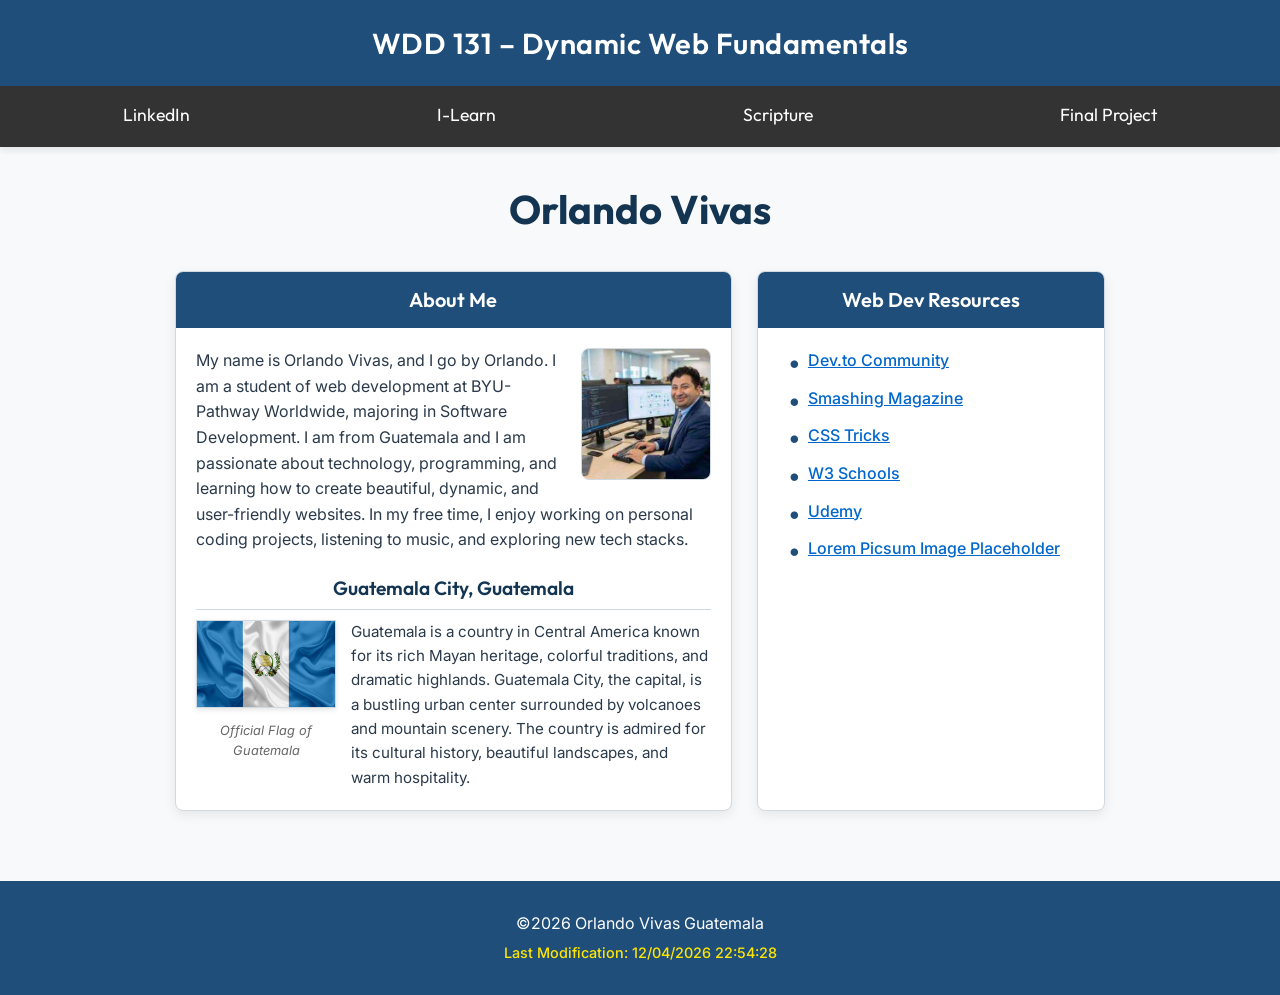
<file: index.html>
<!DOCTYPE html>
<html lang="en">

<head>
    <meta charset="UTF-8">
    <meta name="viewport" content="width=device-width, initial-scale=1.0">
    <title>WDD 131 – Dynamic Web Fundamentals – Orlando Vivas</title>
    <meta name="description"
        content="WDD 131 – Dynamic Web Fundamentals course landing page for Orlando Vivas. This page highlights responsive layout design, local images, and dynamic JavaScript dates.">
    <meta name="author" content="Orlando Vivas">
    <!-- Google Fonts -->
    <link rel="preconnect" href="https://fonts.googleapis.com">
    <link rel="preconnect" href="https://fonts.gstatic.com" crossorigin>
    <link href="https://fonts.googleapis.com/css2?family=Inter:wght@300;400;500;600&family=Outfit:wght@300;400;600;700&display=swap"
        rel="stylesheet">
    <!-- External stylesheet -->
    <link rel="stylesheet" href="styles/base.css">
    <!-- Deferred JavaScript reference -->
    <script src="scripts/getdates.js" defer></script>
</head>

<body>
    <header>
        <span id="course-title">WDD 131 – Dynamic Web Fundamentals</span>
        <nav>
            <a href="https://www.linkedin.com" target="_blank" rel="noopener">LinkedIn</a>
            <a href="https://byupw.instructure.com/" target="_blank" rel="noopener">I-Learn</a>
            <a href="https://www.churchofjesuschrist.org/study/scriptures/bofm/1-ne/3?lang=eng&amp;id=p7#p7"
                target="_blank" rel="noopener">Scripture</a>
            <a href="#">Final Project</a>
        </nav>
    </header>

    <main>
        <h1>Orlando Vivas</h1>

        <div class="grid-container">
            <!-- About Me Card -->
            <section class="card">
                <h2>About Me</h2>
                <div class="card-content">
                    <div class="bio-section">
                        <img class="profile-pic" src="images/profile.jpg" alt="Orlando Vivas Profile Photo">
                        <p>
                            My name is Orlando Vivas, and I go by Orlando. I am a student of web development at
                            BYU-Pathway Worldwide, majoring in Software Development. I am from Guatemala and I am
                            passionate about technology, programming, and learning how to create beautiful, dynamic, and
                            user-friendly websites. In my free time, I enjoy working on personal coding projects,
                            listening to music, and exploring new tech stacks.
                        </p>
                    </div>

                    <div class="location-title">Guatemala City, Guatemala</div>

                    <div class="location-details">
                        <figure>
                            <img src="images/guatemala.jpg" alt="Official Flag of Guatemala">
                            <figcaption>Official Flag of Guatemala</figcaption>
                        </figure>
                        <p>
                            Guatemala is a country in Central America known for its rich Mayan heritage, colorful
                            traditions, and dramatic highlands. Guatemala City, the capital, is a bustling urban center
                            surrounded by volcanoes and mountain scenery. The country is admired for its cultural
                            history, beautiful landscapes, and warm hospitality.
                        </p>
                    </div>
                </div>
            </section>

            <!-- Web Dev Resources Card -->
            <section class="card">
                <h2>Web Dev Resources</h2>
                <div class="card-content">
                    <ul class="resources-list">
                        <li><a href="https://dev.to" target="_blank" rel="noopener">Dev.to Community</a></li>
                        <li><a href="https://www.smashingmagazine.com" target="_blank" rel="noopener">Smashing
                                Magazine</a></li>
                        <li><a href="https://css-tricks.com" target="_blank" rel="noopener">CSS Tricks</a></li>
                        <li><a href="https://www.w3schools.com" target="_blank" rel="noopener">W3 Schools</a></li>
                        <li><a href="https://www.udemy.com" target="_blank" rel="noopener">Udemy</a></li>
                        <li><a href="https://picsum.photos" target="_blank" rel="noopener">Lorem Picsum Image
                                Placeholder</a></li>
                    </ul>
                </div>
            </section>
        </div>
    </main>

    <footer>
        <p>&copy;<span id="currentyear"></span>  Orlando Vivas  Guatemala</p>
        <p id="lastModified"></p>
    </footer>
</body>

</html>
</file>
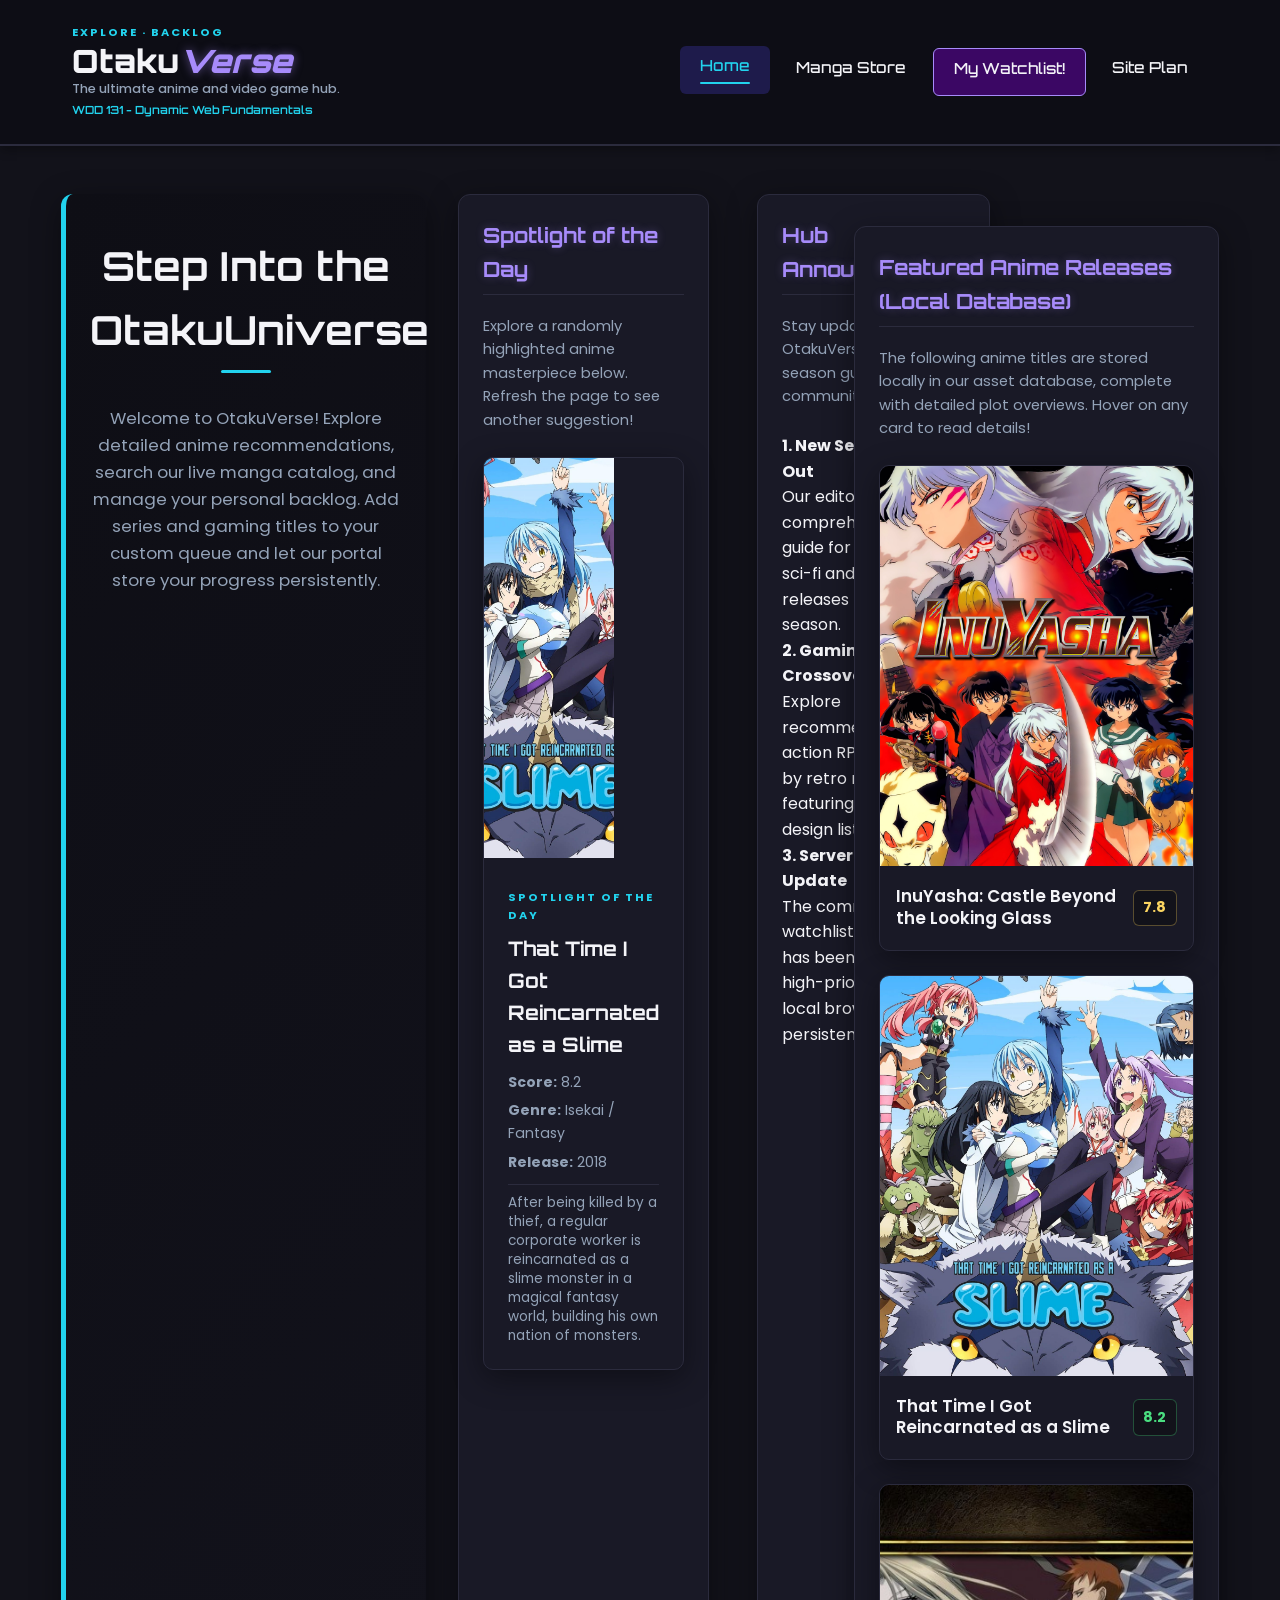
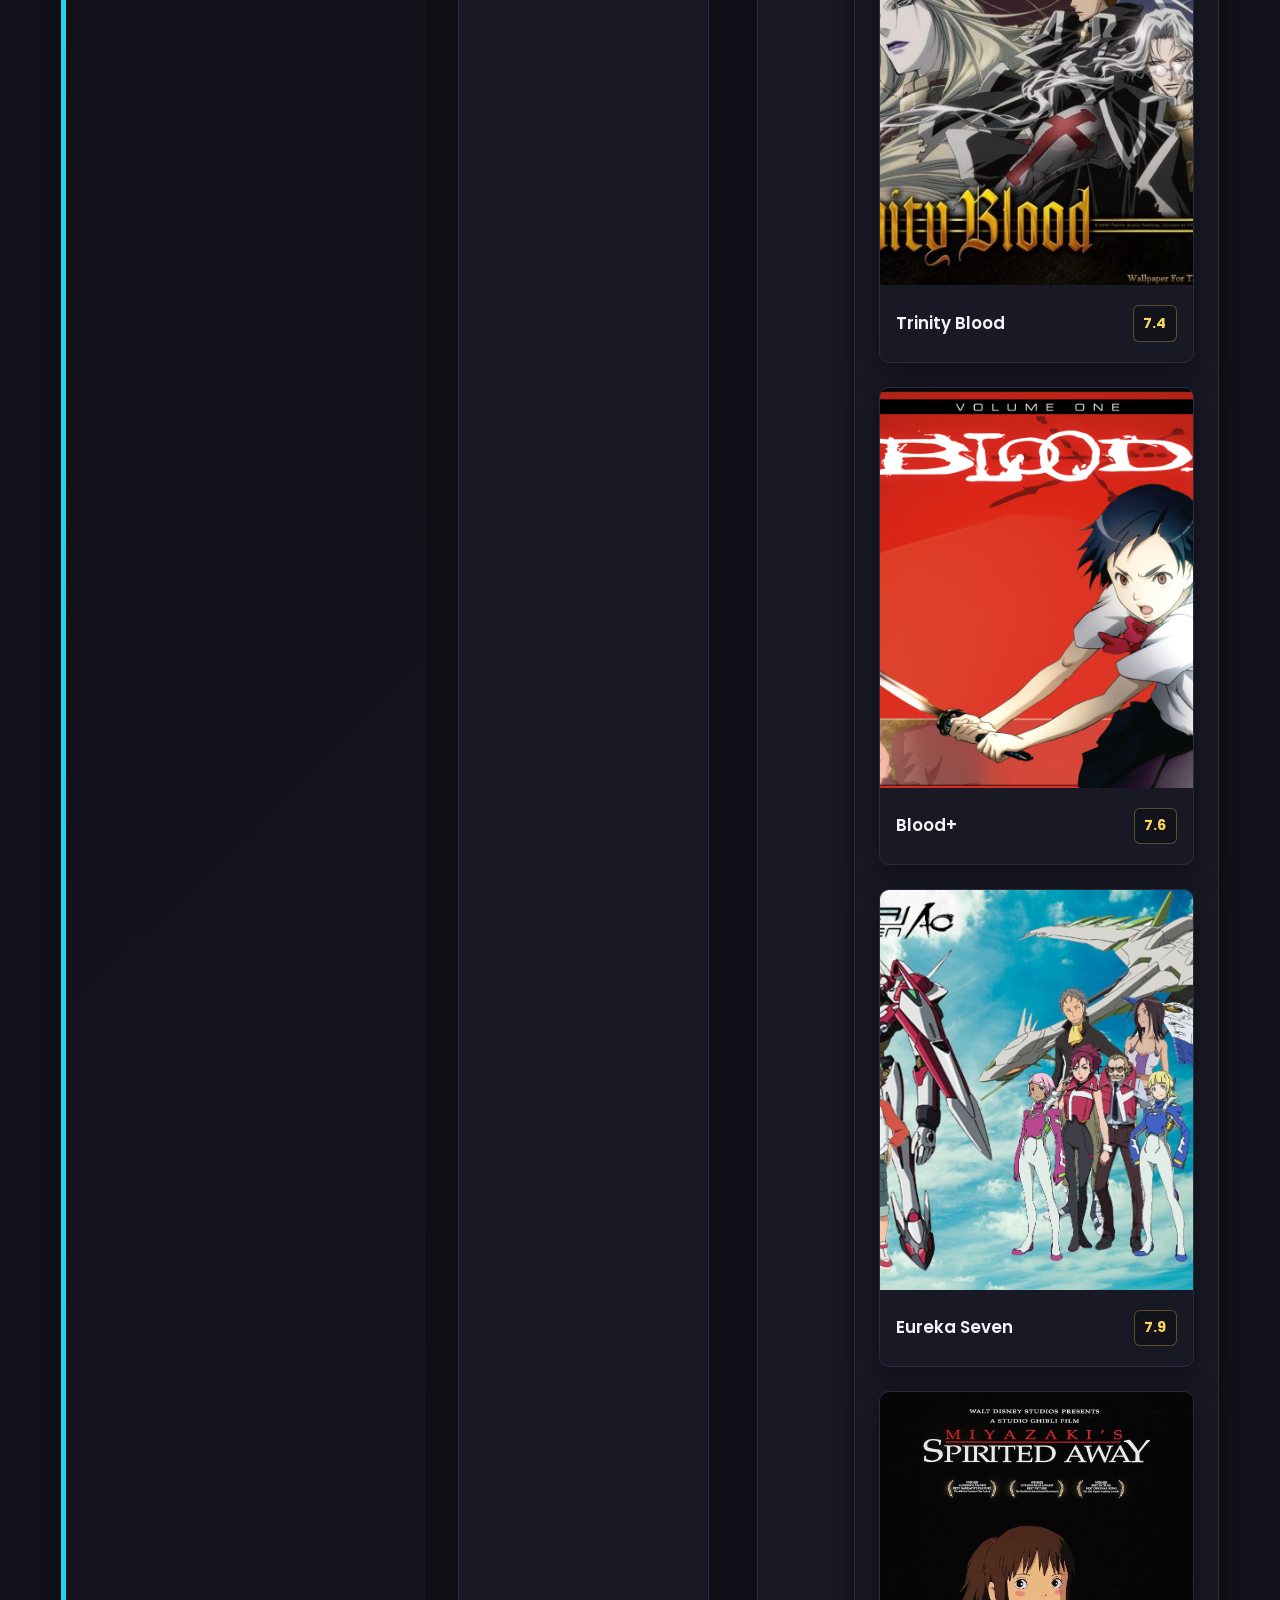
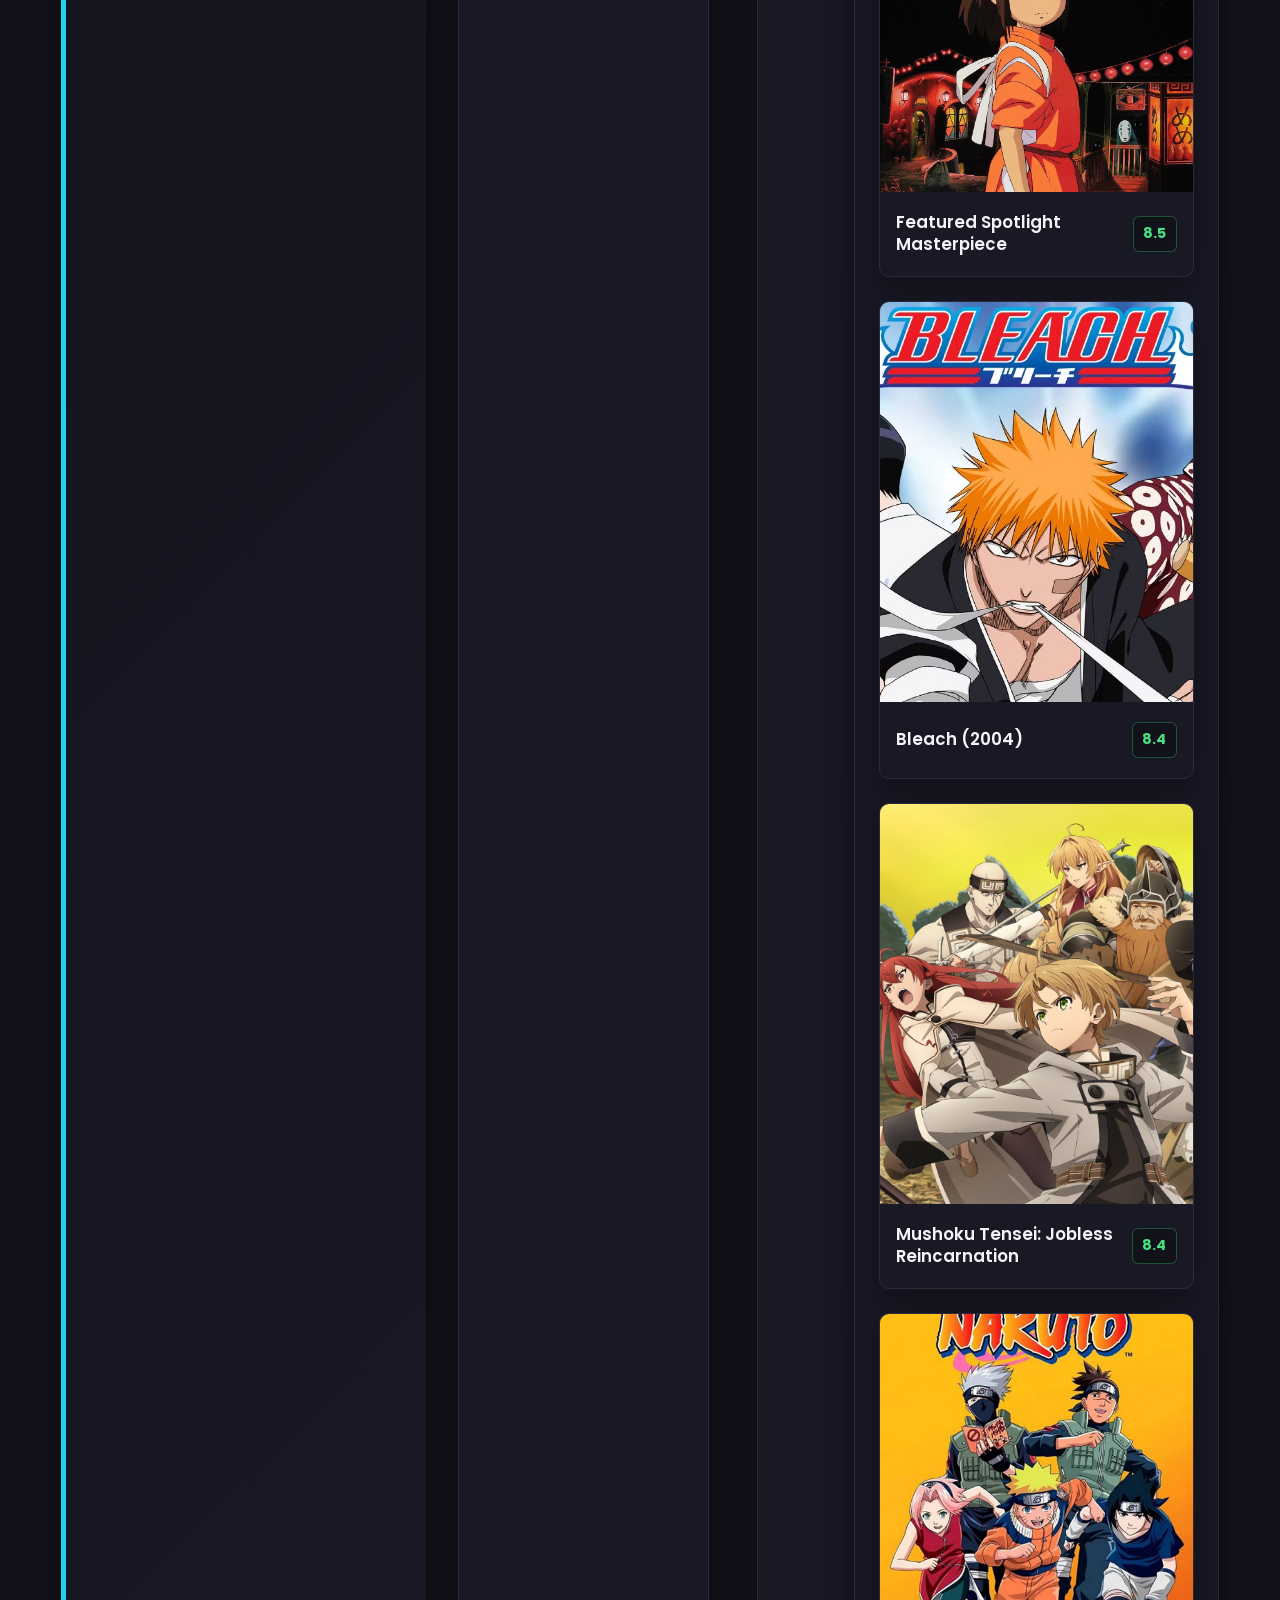
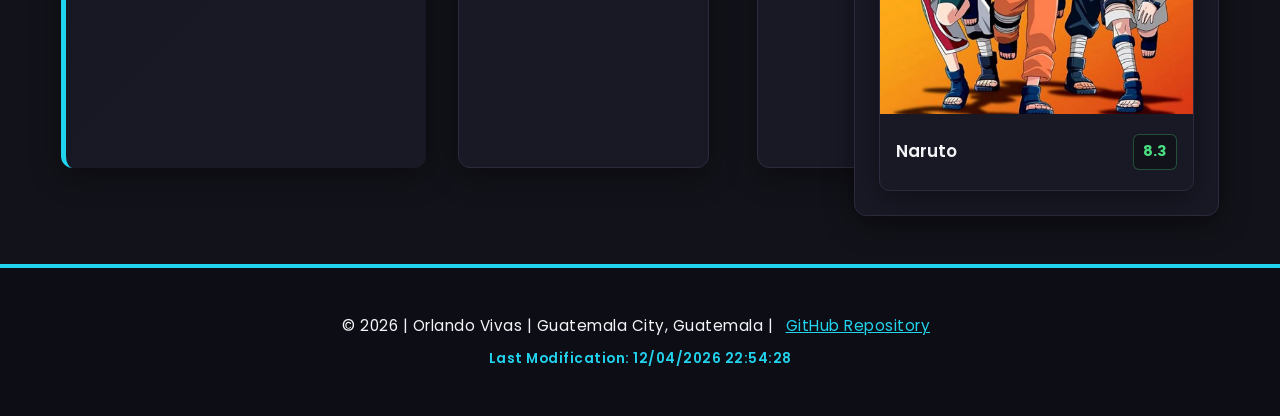
<file: project/index.html>
<!DOCTYPE html>
<html lang="en">

<head>
    <meta charset="UTF-8">
    <meta name="viewport" content="width=device-width, initial-scale=1.0">
    <title>OtakuVerse | Home - WDD 131 Dynamic Web Fundamentals - Orlando Vivas</title>
    <meta name="description"
        content="Explore, discover, and organize your favorite anime and gaming titles. Dynamic data search, local recommendations, and a persistent watchlist.">
    <meta name="author" content="Orlando Vivas">

    <!-- Google Fonts Links -->
    <link rel="preconnect" href="https://fonts.googleapis.com">
    <link rel="preconnect" href="https://fonts.gstatic.com" crossorigin>
    <link href="https://fonts.googleapis.com/css2?family=Orbitron:wght@500;700;900&family=Poppins:wght@300;400;500;600;700&display=swap" rel="stylesheet">

    <!-- CSS Stylesheets -->
    <link rel="stylesheet" href="styles/base.css">

    <!-- JavaScript Files -->
    <script src="scripts/getdates.js" defer></script>
    <script src="scripts/home.js" defer></script>
</head>

<body>
    <a class="skip-link" href="#main">Skip to content</a>

    <header class="site-header">
        <div class="header-container">
            <a href="index.html" class="logo-container">
                <p class="eyebrow">Explore &middot; Backlog</p>
                <h1>Otaku<span class="tilt">Verse</span></h1>
                <p class="tagline">The ultimate anime and video game hub.</p>
                <span id="course-title">WDD 131 - Dynamic Web Fundamentals</span>
            </a>

            <button id="menu-btn" aria-label="Toggle navigation menu" aria-expanded="false" aria-controls="site-nav">&#9776;</button>
            <nav id="site-nav" aria-label="Primary Navigation">
                <a href="index.html" class="active">Home</a>
                <a href="manga.html">Manga Store</a>
                <a href="tracker.html" class="site-nav-cta">My Watchlist!</a>
                <a href="siteplan.html">Site Plan</a>
            </nav>
        </div>
    </header>

    <main id="main">
        <section class="intro-section" aria-labelledby="hero-heading">
            <h2 id="hero-heading">Step Into the OtakuUniverse</h2>
            <p>Welcome to OtakuVerse! Explore detailed anime recommendations, search our live manga catalog, and manage your personal backlog. Add series and gaming titles to your custom queue and let our portal store your progress persistently.</p>
        </section>

        <!-- Home Grid Dashboard -->
        <div class="home-grid">
            <!-- Dynamic Movie of the Day Panel -->
            <section class="section-panel card" aria-labelledby="spotlight-heading">
                <div class="panel-title-wrapper">
                    <h3 class="panel-title" id="spotlight-heading">Spotlight of the Day</h3>
                </div>
                <p class="panel-desc">Explore a randomly highlighted anime masterpiece below. Refresh the page to see another suggestion!</p>
                <div id="featured-anime-container">
                    <!-- Dynamic rendering by scripts/home.js -->
                </div>
            </section>

            <!-- Community / News Panel -->
            <section class="section-panel card" aria-labelledby="news-heading">
                <div class="panel-title-wrapper">
                    <h3 class="panel-title" id="news-heading">Hub Announcements</h3>
                </div>
                <p class="panel-desc">Stay updated with OtakuVerse releases, season guidelines, and community news.</p>
                
                <div class="news-list">
                    <div class="news-card">
                        <h4>1. New Season Guide Out</h4>
                        <p>Our editors compiled a comprehensive review guide for upcoming sci-fi and isekai releases launching this season.</p>
                    </div>

                    <div class="news-card">
                        <h4>2. Gaming Crossovers</h4>
                        <p>Explore recommendations for action RPGs inspired by retro manga, featuring custom level design lists.</p>
                    </div>

                    <div class="news-card">
                        <h4>3. Server System Update</h4>
                        <p>The community watchlist tracker form has been updated with high-priority tags for local browser persistence.</p>
                    </div>
                </div>
            </section>
        </div>

        <!-- Featured Local Gallery Grid Section (using local downloaded images) -->
        <section class="section-panel gallery-panel" aria-labelledby="gallery-heading">
            <div class="panel-title-wrapper">
                <h3 class="panel-title" id="gallery-heading">Featured Anime Releases (Local Database)</h3>
            </div>
            <p class="panel-desc-small">The following anime titles are stored locally in our asset database, complete with detailed plot overviews. Hover on any card to read details!</p>
            
            <div id="recommendations-grid" class="local-gallery-grid">
                <!-- Rendered dynamically by scripts/home.js from local images -->
            </div>
        </section>
    </main>

    <footer class="site-footer">
        <p>&copy; <span id="currentyear"></span> | Orlando Vivas | Guatemala City, Guatemala | <a href="https://github.com/vivaseliezer/wdd131" target="_blank" rel="noopener" class="footer-link">GitHub Repository</a></p>
        <p id="lastModified"></p>
    </footer>
</body>

</html>
</file>
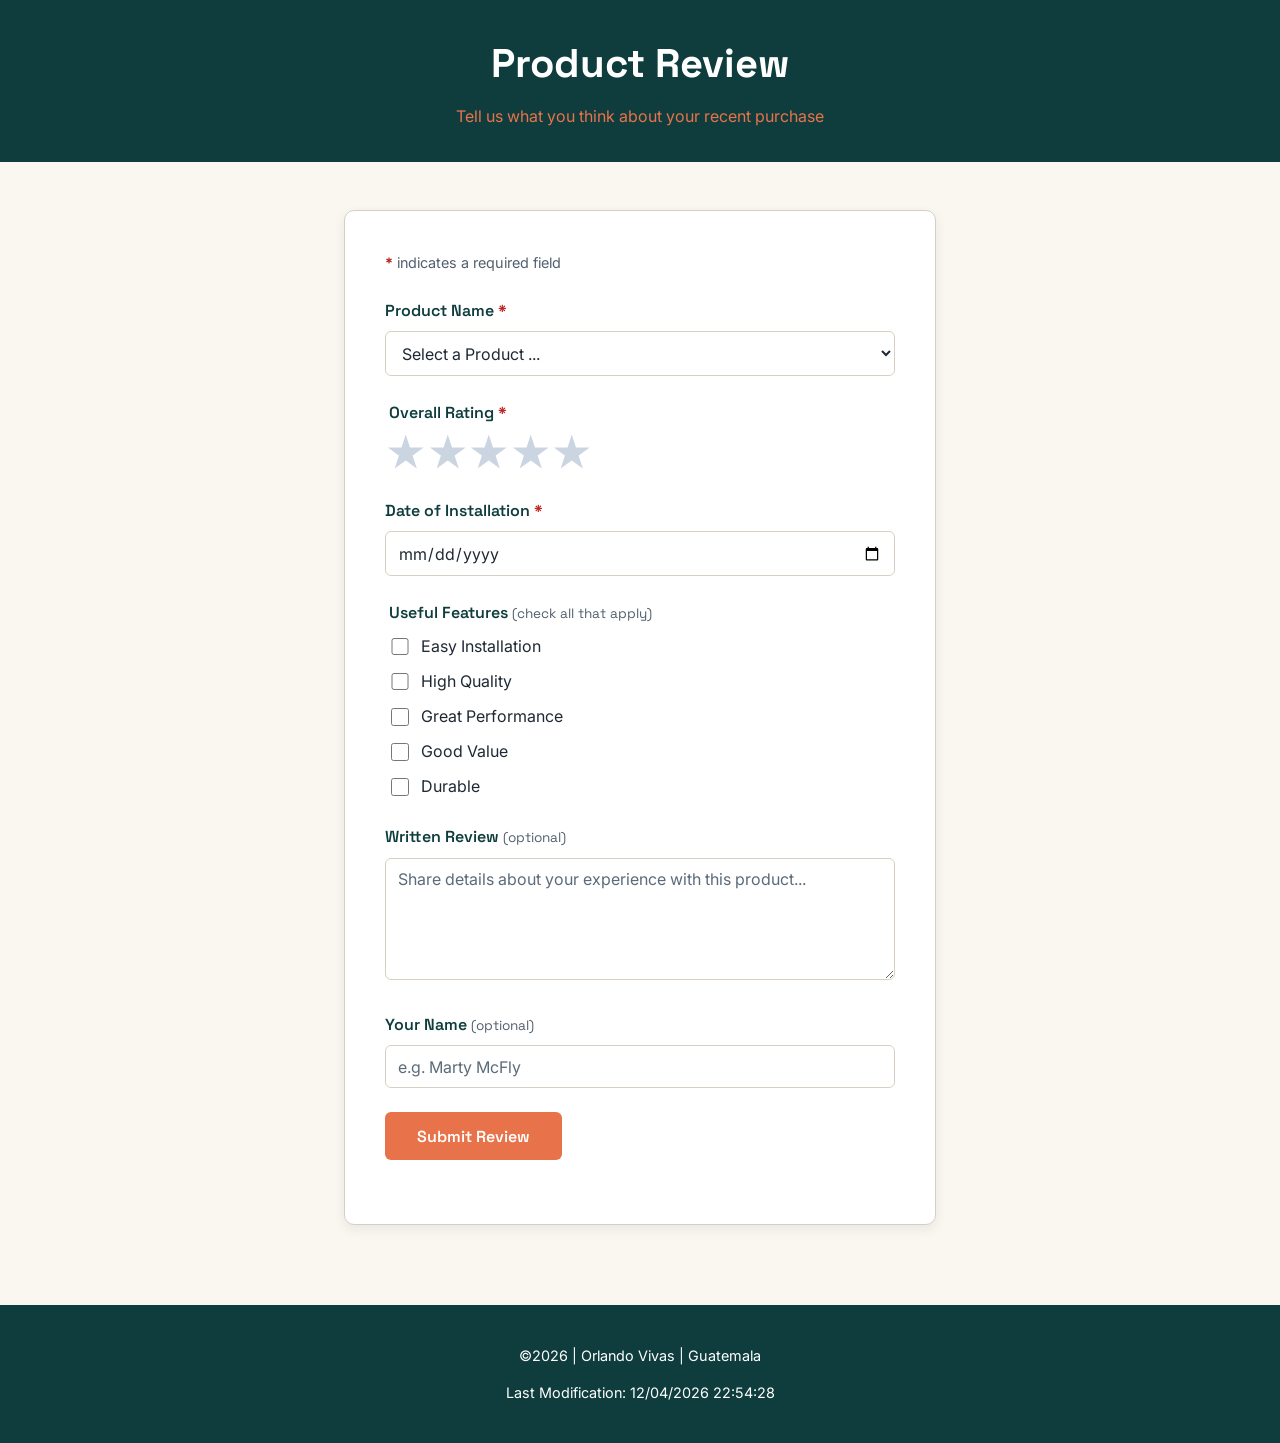
<file: form.html>
<!DOCTYPE html>
<html lang="en">
<head>
    <meta charset="UTF-8">
    <meta name="viewport" content="width=device-width, initial-scale=1.0">
    <title>Product Review Form</title>
    <meta name="author" content="Orlando Vivas">
    <meta name="description" content="Submit a review for one of our featured products, including a star rating, installation date, and a helpful feature checklist.">
    <link rel="preconnect" href="https://fonts.googleapis.com">
    <link rel="preconnect" href="https://fonts.gstatic.com" crossorigin>
    <link href="https://fonts.googleapis.com/css2?family=Inter:wght@400;500;600&family=Space+Grotesk:wght@500;600;700&display=swap" rel="stylesheet">
    <link rel="stylesheet" href="styles/form.css">
    <link rel="stylesheet" href="styles/form-large.css">
    <script src="scripts/products.js" defer></script>
    <script src="scripts/form.js" defer></script>
    <script src="scripts/getdates.js" defer></script>
</head>
<body>
    <header>
        <h1>Product Review</h1>
        <p class="subtitle">Tell us what you think about your recent purchase</p>
    </header>

    <main>
        <form class="review-form" action="review.html" method="get">
            <p class="required-note"><span class="required" aria-hidden="true">*</span> indicates a required field</p>

            <div class="form-group">
                <label for="productName">Product Name <span class="required" aria-hidden="true">*</span><span class="sr-only"> (required)</span></label>
                <select id="productName" name="productName" required>
                    <option value="" disabled selected>Select a Product ...</option>
                </select>
            </div>

            <fieldset class="form-group">
                <legend>Overall Rating <span class="required" aria-hidden="true">*</span><span class="sr-only"> (required)</span></legend>
                <div class="star-rating">
                    <input type="radio" id="star1" name="rating" value="1" required>
                    <label for="star1"><span aria-hidden="true">&starf;</span><span class="sr-only">1 star</span></label>

                    <input type="radio" id="star2" name="rating" value="2" required>
                    <label for="star2"><span aria-hidden="true">&starf;</span><span class="sr-only">2 stars</span></label>

                    <input type="radio" id="star3" name="rating" value="3" required>
                    <label for="star3"><span aria-hidden="true">&starf;</span><span class="sr-only">3 stars</span></label>

                    <input type="radio" id="star4" name="rating" value="4" required>
                    <label for="star4"><span aria-hidden="true">&starf;</span><span class="sr-only">4 stars</span></label>

                    <input type="radio" id="star5" name="rating" value="5" required>
                    <label for="star5"><span aria-hidden="true">&starf;</span><span class="sr-only">5 stars</span></label>
                </div>
            </fieldset>

            <div class="form-group">
                <label for="installDate">Date of Installation <span class="required" aria-hidden="true">*</span><span class="sr-only"> (required)</span></label>
                <input type="date" id="installDate" name="installDate" required>
            </div>

            <fieldset class="form-group">
                <legend>Useful Features <span class="hint">(check all that apply)</span></legend>
                <div class="checkbox-list">
                    <div class="checkbox-item">
                        <input type="checkbox" id="featureInstall" name="features" value="Easy Installation">
                        <label for="featureInstall">Easy Installation</label>
                    </div>
                    <div class="checkbox-item">
                        <input type="checkbox" id="featureQuality" name="features" value="High Quality">
                        <label for="featureQuality">High Quality</label>
                    </div>
                    <div class="checkbox-item">
                        <input type="checkbox" id="featurePerformance" name="features" value="Great Performance">
                        <label for="featurePerformance">Great Performance</label>
                    </div>
                    <div class="checkbox-item">
                        <input type="checkbox" id="featureValue" name="features" value="Good Value">
                        <label for="featureValue">Good Value</label>
                    </div>
                    <div class="checkbox-item">
                        <input type="checkbox" id="featureDurable" name="features" value="Durable">
                        <label for="featureDurable">Durable</label>
                    </div>
                </div>
            </fieldset>

            <div class="form-group">
                <label for="review">Written Review <span class="hint">(optional)</span></label>
                <textarea id="review" name="review" rows="5" placeholder="Share details about your experience with this product..."></textarea>
            </div>

            <div class="form-group">
                <label for="userName">Your Name <span class="hint">(optional)</span></label>
                <input type="text" id="userName" name="userName" placeholder="e.g. Marty McFly">
            </div>

            <div class="form-group">
                <input type="submit" value="Submit Review">
            </div>
        </form>
    </main>

    <footer>
        <p>&copy;<span id="currentyear"></span> | Orlando Vivas | Guatemala</p>
        <p id="lastModified"></p>
    </footer>
</body>
</html>
</file>
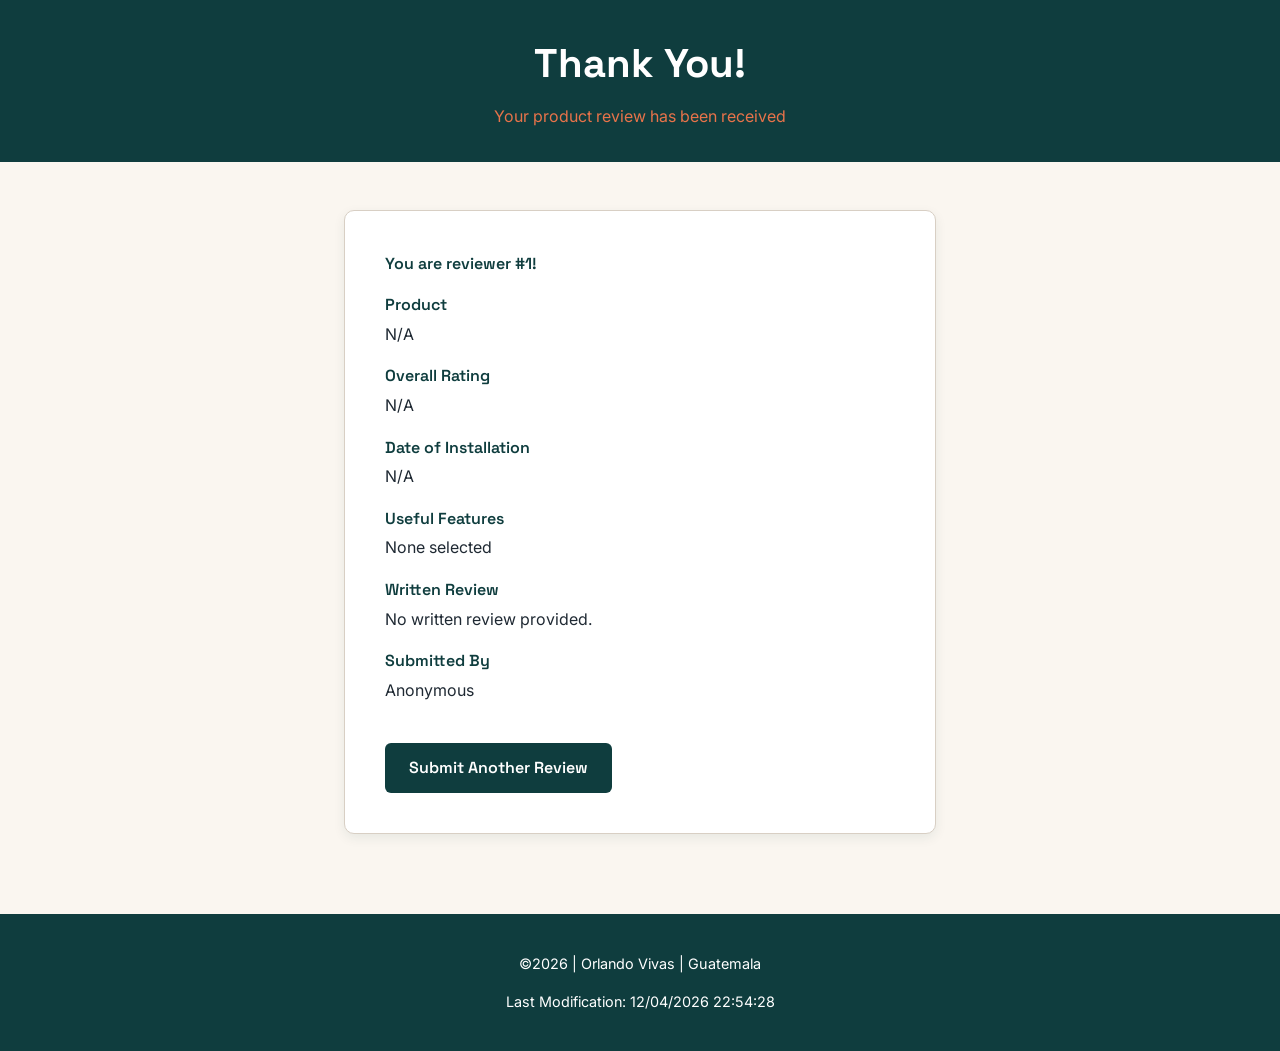
<file: review.html>
<!DOCTYPE html>
<html lang="en">
<head>
    <meta charset="UTF-8">
    <meta name="viewport" content="width=device-width, initial-scale=1.0">
    <title>Review Submitted | Product Review Confirmation</title>
    <meta name="author" content="Orlando Vivas">
    <meta name="description" content="Confirmation page showing the details of a submitted product review.">
    <link rel="preconnect" href="https://fonts.googleapis.com">
    <link rel="preconnect" href="https://fonts.gstatic.com" crossorigin>
    <link href="https://fonts.googleapis.com/css2?family=Inter:wght@400;500;600&family=Space+Grotesk:wght@500;600;700&display=swap" rel="stylesheet">
    <link rel="stylesheet" href="styles/form.css">
    <link rel="stylesheet" href="styles/form-large.css">
    <script src="scripts/products.js" defer></script>
    <script src="scripts/review.js" defer></script>
    <script src="scripts/getdates.js" defer></script>
</head>
<body>
    <header>
        <h1>Thank You!</h1>
        <p class="subtitle">Your product review has been received</p>
    </header>

    <main>
        <section class="confirmation-card">
            <p class="review-counter">You are reviewer #<span id="reviewCount">0</span>!</p>

            <dl class="confirmation-list">
                <dt>Product</dt>
                <dd id="confirmProduct"></dd>

                <dt>Overall Rating</dt>
                <dd id="confirmRating"></dd>

                <dt>Date of Installation</dt>
                <dd id="confirmDate"></dd>

                <dt>Useful Features</dt>
                <dd id="confirmFeatures"></dd>

                <dt>Written Review</dt>
                <dd id="confirmReview"></dd>

                <dt>Submitted By</dt>
                <dd id="confirmUserName"></dd>
            </dl>

            <a class="button-link" href="form.html">Submit Another Review</a>
        </section>
    </main>

    <footer>
        <p>&copy;<span id="currentyear"></span> | Orlando Vivas | Guatemala</p>
        <p id="lastModified"></p>
    </footer>
</body>
</html>
</file>
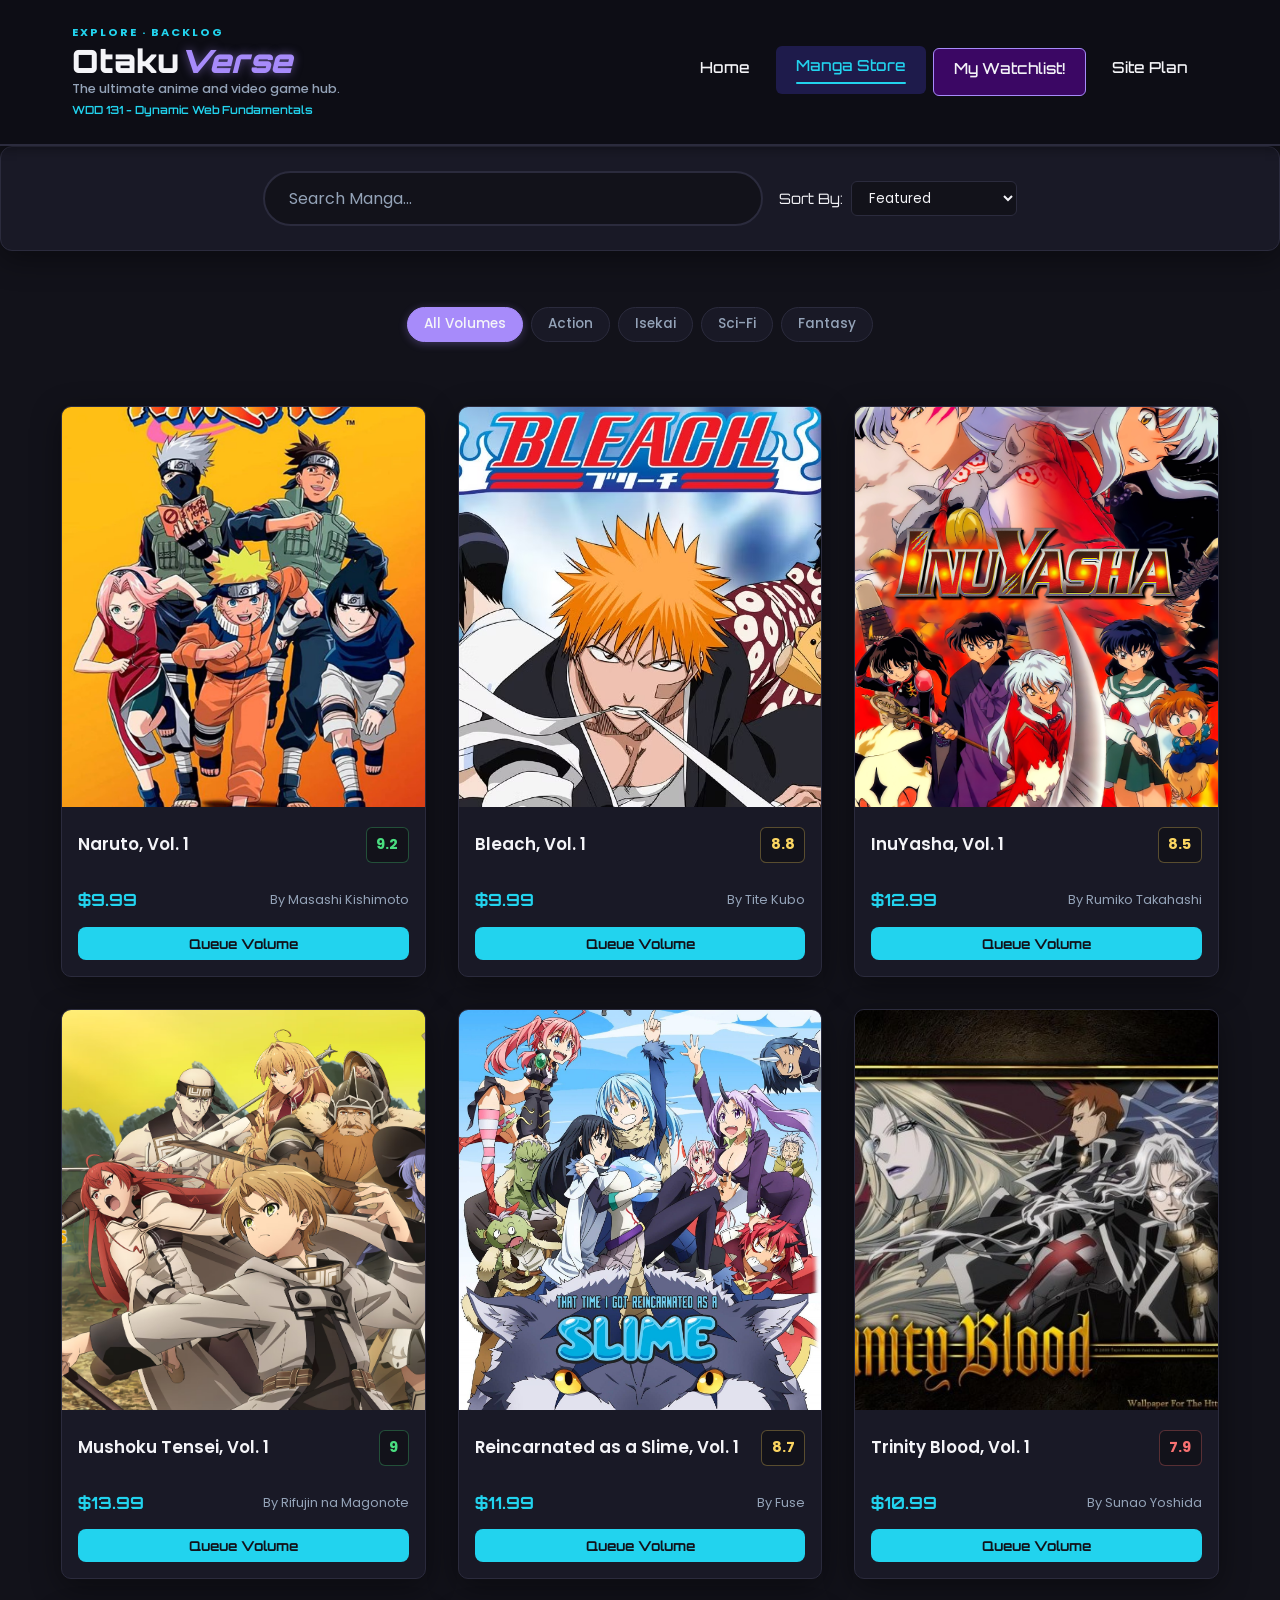
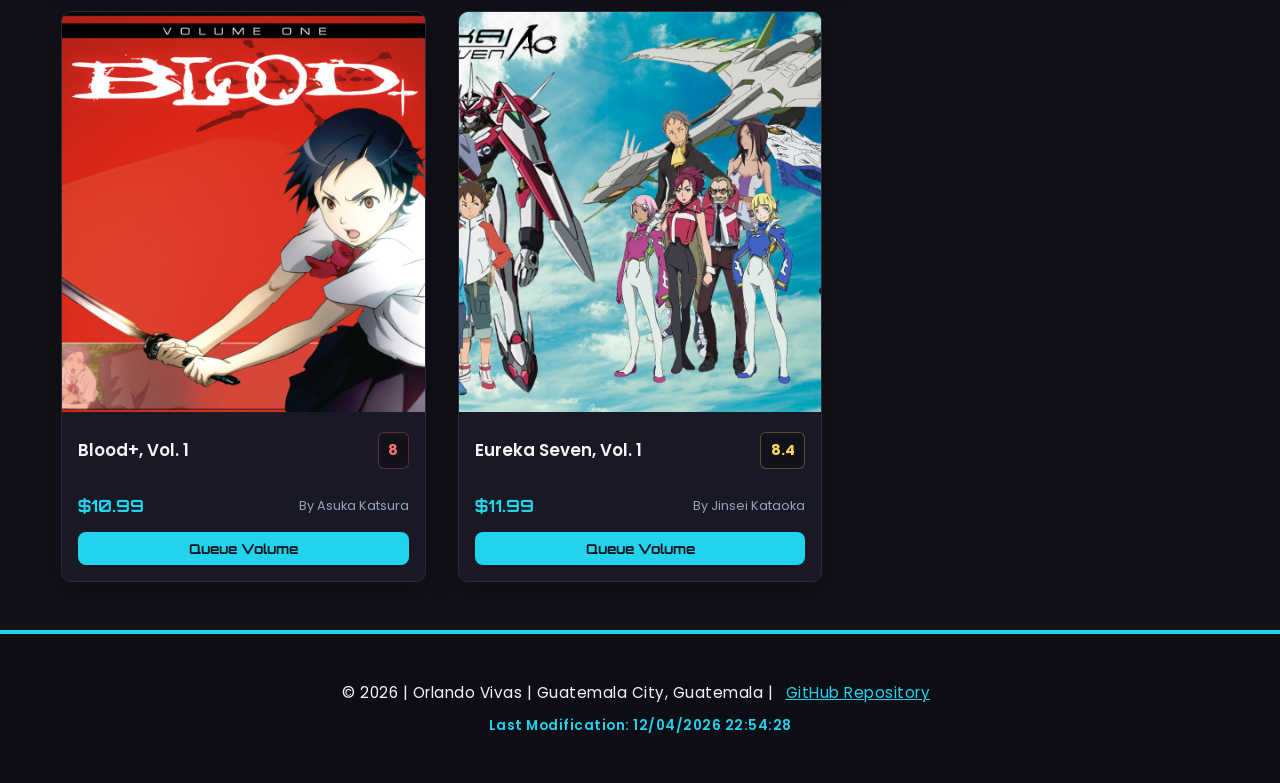
<file: project/directory.html>
<!DOCTYPE html>
<html lang="en">

<head>
    <meta charset="UTF-8">
    <meta name="viewport" content="width=device-width, initial-scale=1.0">
    <title>OtakuVerse | Manga Store - WDD 131 Dynamic Web Fundamentals - Orlando Vivas</title>
    <meta name="description"
        content="Browse, filter, and search your favorite manga titles in the OtakuVerse Manga Catalog. Add volumes directly to your queue.">
    <meta name="author" content="Orlando Vivas">

    <!-- Google Fonts Links -->
    <link rel="preconnect" href="https://fonts.googleapis.com">
    <link rel="preconnect" href="https://fonts.gstatic.com" crossorigin>
    <link href="https://fonts.googleapis.com/css2?family=Orbitron:wght@500;700;900&family=Poppins:wght@300;400;500;600;700&display=swap" rel="stylesheet">

    <!-- CSS Stylesheets -->
    <link rel="stylesheet" href="styles/base.css">

    <!-- JavaScript Files -->
    <script src="scripts/getdates.js" defer></script>
    <script src="scripts/directory.js" defer></script>
</head>

<body>
    <a class="skip-link" href="#main">Skip to content</a>

    <header class="site-header">
        <div class="header-container">
            <a href="index.html" class="logo-container">
                <p class="eyebrow">Explore &middot; Backlog</p>
                <h1>Otaku<span class="tilt">Verse</span></h1>
                <p class="tagline">The ultimate anime and video game hub.</p>
                <span id="course-title">WDD 131 - Dynamic Web Fundamentals</span>
            </a>

            <button id="menu-btn" aria-label="Toggle navigation menu" aria-expanded="false" aria-controls="site-nav">&#9776;</button>
            <nav id="site-nav" aria-label="Primary Navigation">
                <a href="index.html">Home</a>
                <a href="directory.html" class="active">Manga Store</a>
                <a href="tracker.html" class="site-nav-cta">My Watchlist!</a>
                <a href="siteplan.html">Site Plan</a>
            </nav>
        </div>
    </header>

    <!-- Explorer Search & Controls Header -->
    <header class="explorer-header catalog-controls">
        <form id="form" class="search-form">
            <input type="text" autocomplete="off" id="search" placeholder="Search Manga..." class="search">
        </form>

        <div class="sort-wrapper">
            <label for="sort-select">Sort By:</label>
            <select id="sort-select" class="sort-dropdown">
                <option value="default">Featured</option>
                <option value="price-asc">Price: Low to High</option>
                <option value="price-desc">Price: High to Low</option>
                <option value="rating-desc">Top Rated</option>
            </select>
        </div>
    </header>

    <!-- Filter Bar Container -->
    <div class="filter-bar-container">
        <div class="filter-bar" id="filter-bar">
            <button class="filter-btn active" data-genre="all">All Volumes</button>
            <button class="filter-btn" data-genre="action">Action</button>
            <button class="filter-btn" data-genre="isekai">Isekai</button>
            <button class="filter-btn" data-genre="sci-fi">Sci-Fi</button>
            <button class="filter-btn" data-genre="fantasy">Fantasy</button>
        </div>
    </div>

    <!-- Main dynamic manga grid wrapper -->
    <main id="main" class="catalog-grid">
        <!-- Manga volumes render dynamically from directory.js -->
    </main>

    <!-- Simple notification toast for adding items -->
    <div id="toast" class="toast" aria-live="polite">Added to Watchlist!</div>

    <footer class="site-footer">
        <p>&copy; <span id="currentyear"></span> | Orlando Vivas | Guatemala City, Guatemala | <a href="https://github.com/vivaseliezer/wdd131" target="_blank" rel="noopener" class="footer-link">GitHub Repository</a></p>
        <p id="lastModified"></p>
    </footer>
</body>

</html>
</file>
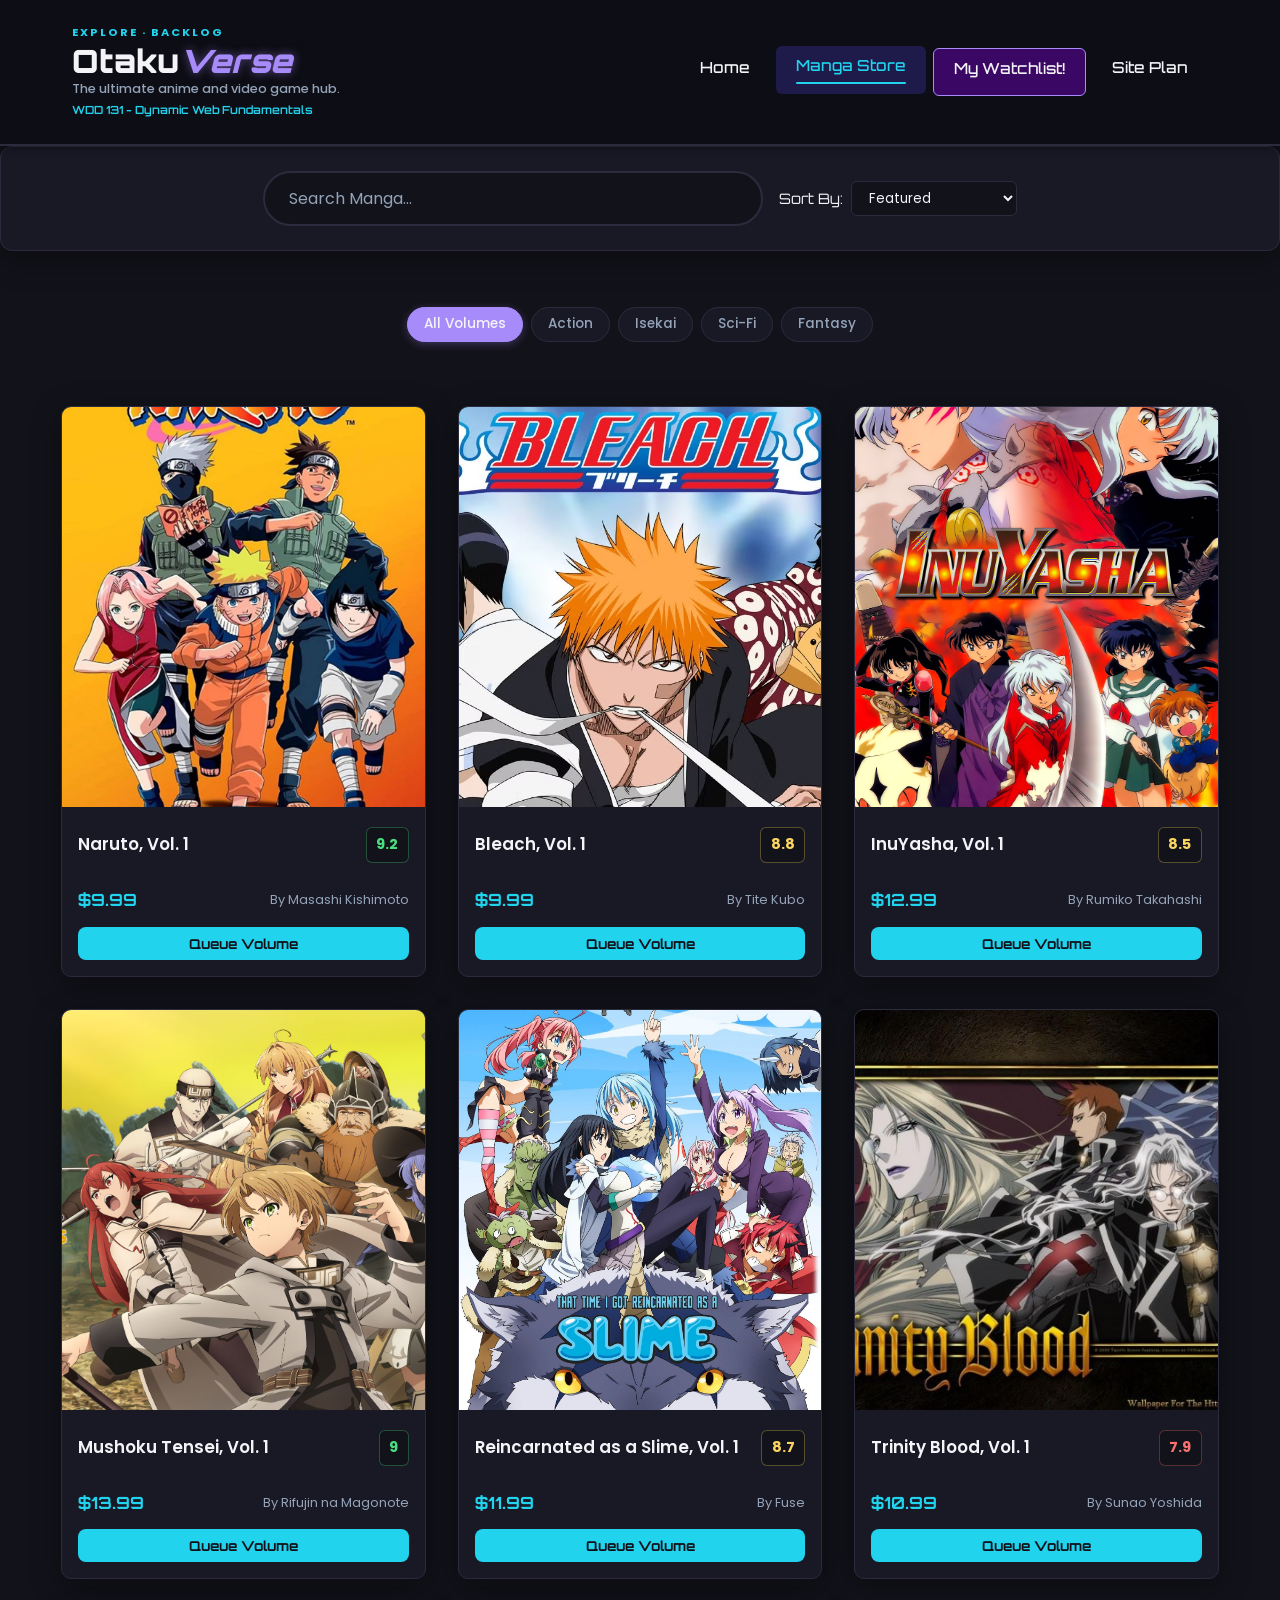
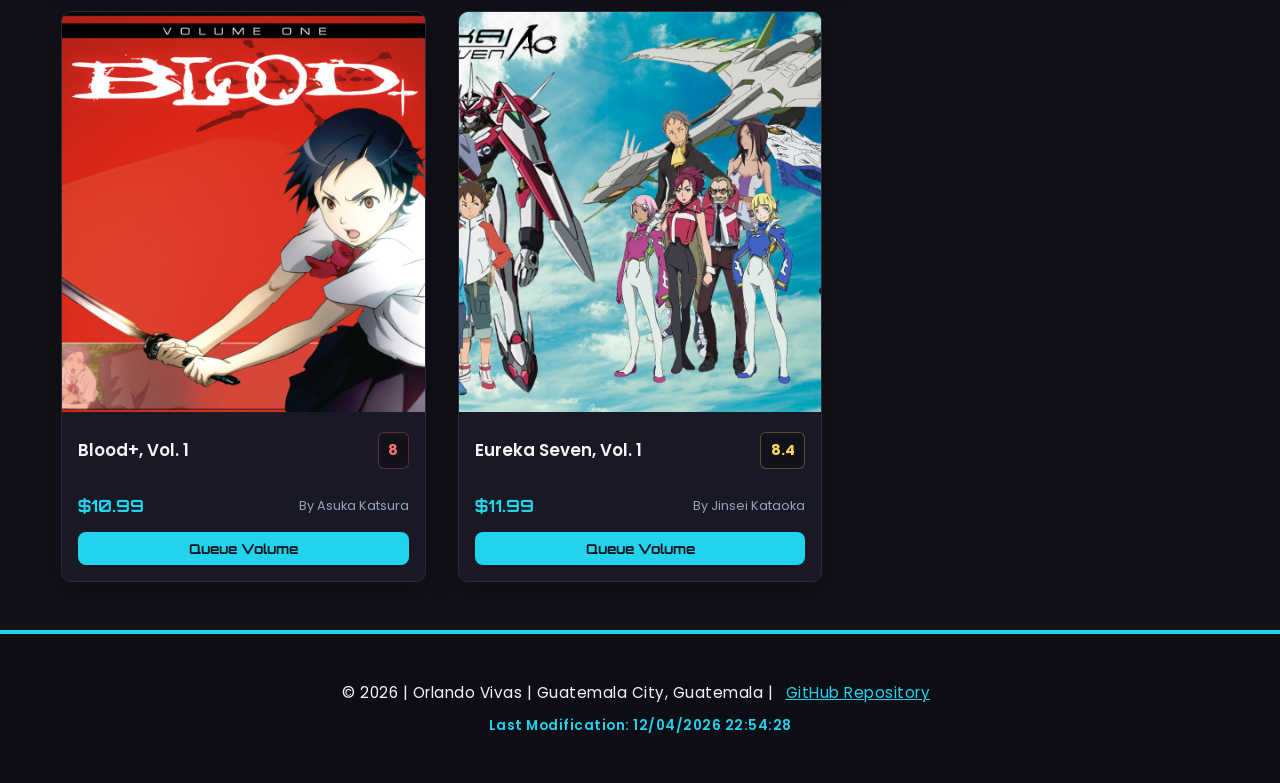
<file: project/manga.html>
<!DOCTYPE html>
<html lang="en">

<head>
    <meta charset="UTF-8">
    <meta name="viewport" content="width=device-width, initial-scale=1.0">
    <title>OtakuVerse | Manga Store - WDD 131 Dynamic Web Fundamentals - Orlando Vivas</title>
    <meta name="description"
        content="Browse, filter, and search your favorite manga titles in the OtakuVerse Manga Catalog. Add volumes directly to your queue.">
    <meta name="author" content="Orlando Vivas">

    <!-- Google Fonts Links -->
    <link rel="preconnect" href="https://fonts.googleapis.com">
    <link rel="preconnect" href="https://fonts.gstatic.com" crossorigin>
    <link href="https://fonts.googleapis.com/css2?family=Orbitron:wght@500;700;900&family=Poppins:wght@300;400;500;600;700&display=swap" rel="stylesheet">

    <!-- CSS Stylesheets -->
    <link rel="stylesheet" href="styles/base.css">

    <!-- JavaScript Files -->
    <script src="scripts/getdates.js" defer></script>
    <script src="scripts/manga.js" defer></script>
</head>

<body>
    <a class="skip-link" href="#main">Skip to content</a>

    <header class="site-header">
        <div class="header-container">
            <a href="index.html" class="logo-container">
                <p class="eyebrow">Explore &middot; Backlog</p>
                <h1>Otaku<span class="tilt">Verse</span></h1>
                <p class="tagline">The ultimate anime and video game hub.</p>
                <span id="course-title">WDD 131 - Dynamic Web Fundamentals</span>
            </a>

            <button id="menu-btn" aria-label="Toggle navigation menu" aria-expanded="false" aria-controls="site-nav">&#9776;</button>
            <nav id="site-nav" aria-label="Primary Navigation">
                <a href="index.html">Home</a>
                <a href="manga.html" class="active">Manga Store</a>
                <a href="tracker.html" class="site-nav-cta">My Watchlist!</a>
                <a href="siteplan.html">Site Plan</a>
            </nav>
        </div>
    </header>

    <!-- Explorer Search & Controls Header -->
    <header class="explorer-header catalog-controls">
        <form id="form" class="search-form">
            <input type="text" autocomplete="off" id="search" placeholder="Search Manga..." class="search">
        </form>

        <div class="sort-wrapper">
            <label for="sort-select">Sort By:</label>
            <select id="sort-select" class="sort-dropdown">
                <option value="default">Featured</option>
                <option value="price-asc">Price: Low to High</option>
                <option value="price-desc">Price: High to Low</option>
                <option value="rating-desc">Top Rated</option>
            </select>
        </div>
    </header>

    <!-- Filter Bar Container -->
    <div class="filter-bar-container">
        <div class="filter-bar" id="filter-bar">
            <button class="filter-btn active" data-genre="all">All Volumes</button>
            <button class="filter-btn" data-genre="action">Action</button>
            <button class="filter-btn" data-genre="isekai">Isekai</button>
            <button class="filter-btn" data-genre="sci-fi">Sci-Fi</button>
            <button class="filter-btn" data-genre="fantasy">Fantasy</button>
        </div>
    </div>

    <!-- Main dynamic manga grid wrapper -->
    <main id="main" class="catalog-grid">
        <!-- Manga volumes render dynamically from directory.js -->
    </main>

    <!-- Simple notification toast for adding items -->
    <div id="toast" class="toast" aria-live="polite">Added to Watchlist!</div>

    <footer class="site-footer">
        <p>&copy; <span id="currentyear"></span> | Orlando Vivas | Guatemala City, Guatemala | <a href="https://github.com/vivaseliezer/wdd131" target="_blank" rel="noopener" class="footer-link">GitHub Repository</a></p>
        <p id="lastModified"></p>
    </footer>
</body>

</html>
</file>
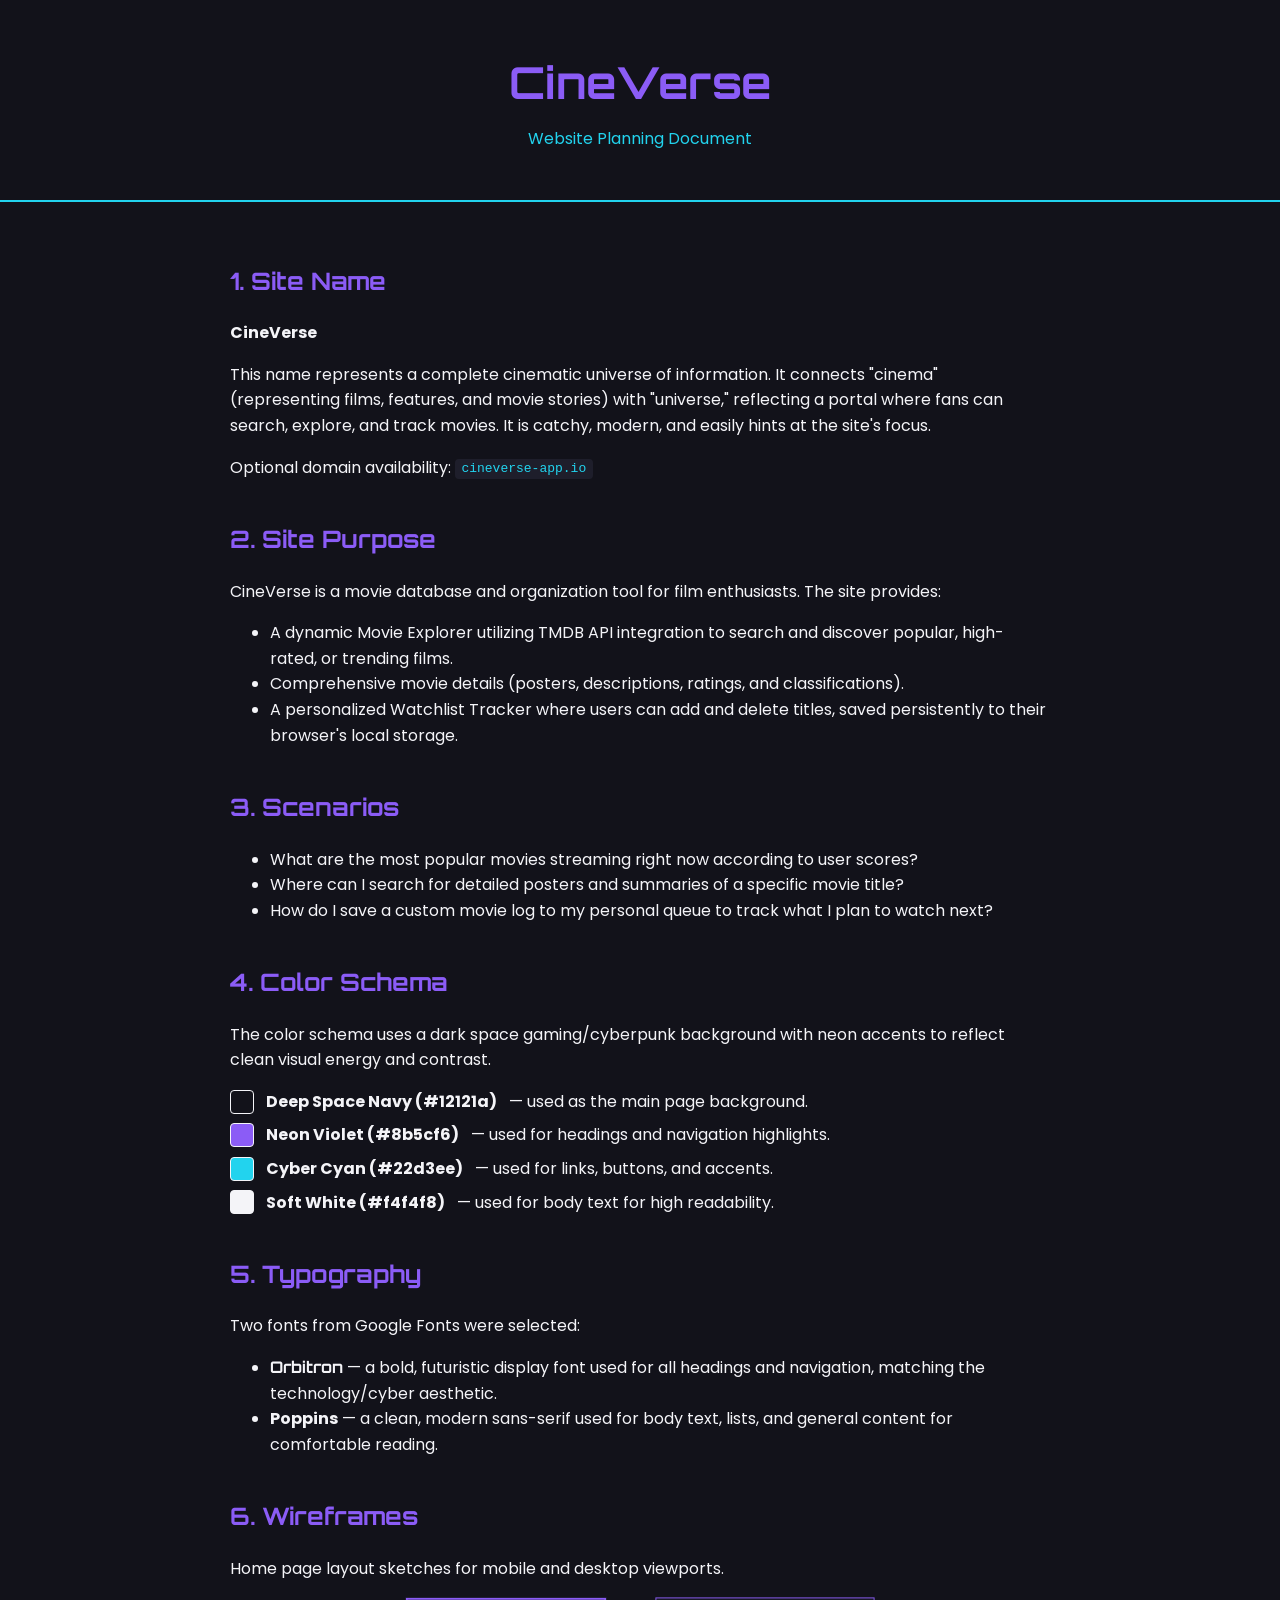
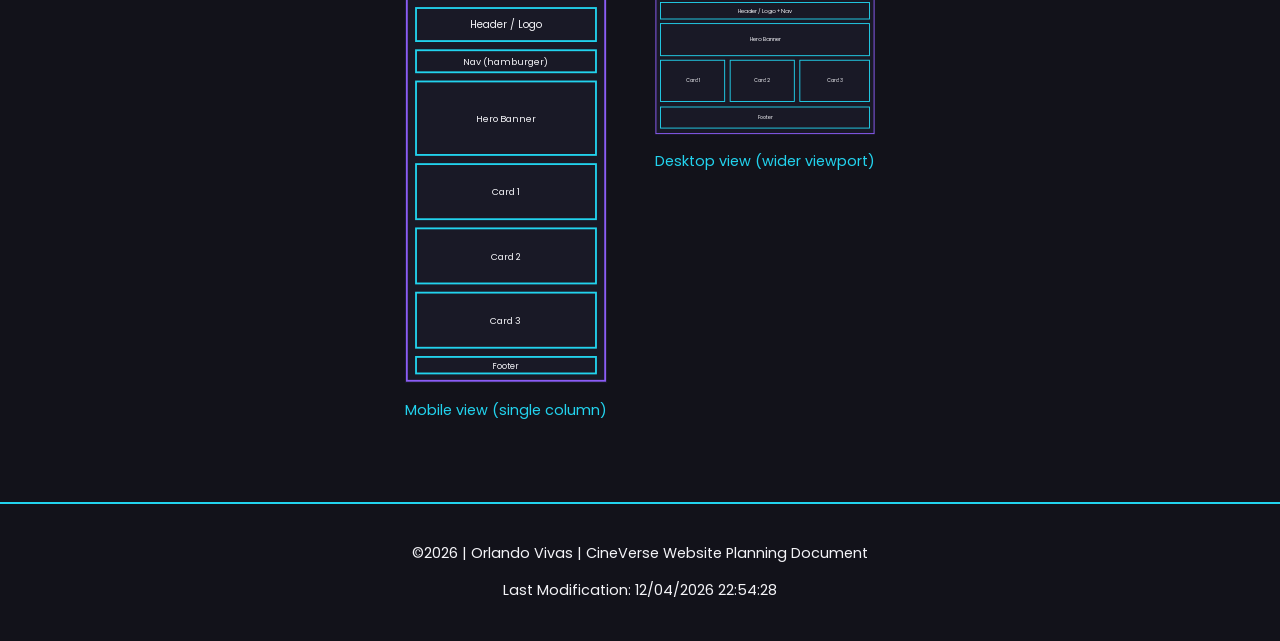
<file: project/siteplan.html>
<!DOCTYPE html>
<html lang="en">
<head>
    <meta charset="UTF-8">
    <meta name="viewport" content="width=device-width, initial-scale=1.0">
    <title>CineVerse - Website Planning Document</title>
    <meta name="description" content="Website planning document for CineVerse, a contemporary movie search and watchlist tracker.">
    <meta name="author" content="Orlando Vivas">
    <link rel="preconnect" href="https://fonts.googleapis.com">
    <link rel="preconnect" href="https://fonts.gstatic.com" crossorigin>
    <link href="https://fonts.googleapis.com/css2?family=Orbitron:wght@500;700&family=Poppins:wght@400;600&display=swap" rel="stylesheet">
    <link rel="stylesheet" href="styles/siteplan.css">
    <link rel="stylesheet" href="styles/siteplan-large.css">
    <script src="../scripts/getdates.js" defer></script>
</head>
<body>
    <header>
        <h1>CineVerse</h1>
        <p class="tagline">Website Planning Document</p>
    </header>

    <main>
        <section id="site-name">
            <h2>1. Site Name</h2>
            <p><strong>CineVerse</strong></p>
            <p>This name represents a complete cinematic universe of information. It connects "cinema" (representing films, features, and movie stories) with "universe," reflecting a portal where fans can search, explore, and track movies. It is catchy, modern, and easily hints at the site's focus.</p>
            <p>Optional domain availability: <code>cineverse-app.io</code></p>
        </section>

        <section id="site-purpose">
            <h2>2. Site Purpose</h2>
            <p>CineVerse is a movie database and organization tool for film enthusiasts. The site provides:</p>
            <ul>
                <li>A dynamic Movie Explorer utilizing TMDB API integration to search and discover popular, high-rated, or trending films.</li>
                <li>Comprehensive movie details (posters, descriptions, ratings, and classifications).</li>
                <li>A personalized Watchlist Tracker where users can add and delete titles, saved persistently to their browser's local storage.</li>
            </ul>
        </section>

        <section id="scenarios">
            <h2>3. Scenarios</h2>
            <ul>
                <li>What are the most popular movies streaming right now according to user scores?</li>
                <li>Where can I search for detailed posters and summaries of a specific movie title?</li>
                <li>How do I save a custom movie log to my personal queue to track what I plan to watch next?</li>
            </ul>
        </section>

        <section id="color-schema">
            <h2>4. Color Schema</h2>
            <p>The color schema uses a dark space gaming/cyberpunk background with neon accents to reflect clean visual energy and contrast.</p>
            <ul class="color-list">
                <li><span class="swatch swatch-navy" aria-hidden="true" style="background-color: #12121a;"></span><strong>Deep Space Navy (#12121a)</strong> &mdash; used as the main page background.</li>
                <li><span class="swatch swatch-violet" aria-hidden="true" style="background-color: #8b5cf6;"></span><strong>Neon Violet (#8b5cf6)</strong> &mdash; used for headings and navigation highlights.</li>
                <li><span class="swatch swatch-cyan" aria-hidden="true" style="background-color: #22d3ee;"></span><strong>Cyber Cyan (#22d3ee)</strong> &mdash; used for links, buttons, and accents.</li>
                <li><span class="swatch swatch-white" aria-hidden="true" style="background-color: #f4f4f8;"></span><strong>Soft White (#f4f4f8)</strong> &mdash; used for body text for high readability.</li>
            </ul>
        </section>

        <section id="typography">
            <h2>5. Typography</h2>
            <p>Two fonts from Google Fonts were selected:</p>
            <ul>
                <li><strong class="font-heading">Orbitron</strong> &mdash; a bold, futuristic display font used for all headings and navigation, matching the technology/cyber aesthetic.</li>
                <li><strong class="font-body">Poppins</strong> &mdash; a clean, modern sans-serif used for body text, lists, and general content for comfortable reading.</li>
            </ul>
        </section>

        <section id="wireframes">
            <h2>6. Wireframes</h2>
            <p>Home page layout sketches for mobile and desktop viewports.</p>
            <div class="wireframe-group">
                <figure>
                    <svg viewBox="0 0 220 420" role="img" aria-labelledby="mobileTitle" xmlns="http://www.w3.org/2000/svg">
                        <title id="mobileTitle">Mobile wireframe: stacked header, nav, hero, three content cards, and footer</title>
                        <rect x="2" y="2" width="216" height="416" fill="none" stroke="#8b5cf6" stroke-width="2"></rect>
                        <rect x="12" y="12" width="196" height="36" fill="none" stroke="#22d3ee" stroke-width="2"></rect>
                        <text x="110" y="34" text-anchor="middle" font-size="11" fill="#f4f4f8">Header / Logo</text>
                        <rect x="12" y="58" width="196" height="24" fill="none" stroke="#22d3ee" stroke-width="2"></rect>
                        <text x="110" y="74" text-anchor="middle" font-size="10" fill="#f4f4f8">Nav (hamburger)</text>
                        <rect x="12" y="92" width="196" height="80" fill="none" stroke="#22d3ee" stroke-width="2"></rect>
                        <text x="110" y="136" text-anchor="middle" font-size="10" fill="#f4f4f8">Hero Banner</text>
                        <rect x="12" y="182" width="196" height="60" fill="none" stroke="#22d3ee" stroke-width="2"></rect>
                        <text x="110" y="216" text-anchor="middle" font-size="10" fill="#f4f4f8">Card 1</text>
                        <rect x="12" y="252" width="196" height="60" fill="none" stroke="#22d3ee" stroke-width="2"></rect>
                        <text x="110" y="286" text-anchor="middle" font-size="10" fill="#f4f4f8">Card 2</text>
                        <rect x="12" y="322" width="196" height="60" fill="none" stroke="#22d3ee" stroke-width="2"></rect>
                        <text x="110" y="356" text-anchor="middle" font-size="10" fill="#f4f4f8">Card 3</text>
                        <rect x="12" y="392" width="196" height="18" fill="none" stroke="#22d3ee" stroke-width="2"></rect>
                        <text x="110" y="405" text-anchor="middle" font-size="9" fill="#f4f4f8">Footer</text>
                    </svg>
                    <figcaption>Mobile view (single column)</figcaption>
                </figure>

                <figure>
                    <svg viewBox="0 0 480 300" role="img" aria-labelledby="desktopTitle" xmlns="http://www.w3.org/2000/svg">
                        <title id="desktopTitle">Desktop wireframe: header with inline nav, hero, three-column content grid, and footer</title>
                        <rect x="2" y="2" width="476" height="296" fill="none" stroke="#8b5cf6" stroke-width="2"></rect>
                        <rect x="12" y="12" width="456" height="36" fill="none" stroke="#22d3ee" stroke-width="2"></rect>
                        <text x="240" y="34" text-anchor="middle" font-size="12" fill="#f4f4f8">Header / Logo + Nav</text>
                        <rect x="12" y="58" width="456" height="70" fill="none" stroke="#22d3ee" stroke-width="2"></rect>
                        <text x="240" y="97" text-anchor="middle" font-size="12" fill="#f4f4f8">Hero Banner</text>
                        <rect x="12" y="138" width="140" height="90" fill="none" stroke="#22d3ee" stroke-width="2"></rect>
                        <text x="82" y="186" text-anchor="middle" font-size="11" fill="#f4f4f8">Card 1</text>
                        <rect x="164" y="138" width="140" height="90" fill="none" stroke="#22d3ee" stroke-width="2"></rect>
                        <text x="234" y="186" text-anchor="middle" font-size="11" fill="#f4f4f8">Card 2</text>
                        <rect x="316" y="138" width="152" height="90" fill="none" stroke="#22d3ee" stroke-width="2"></rect>
                        <text x="392" y="186" text-anchor="middle" font-size="11" fill="#f4f4f8">Card 3</text>
                        <rect x="12" y="240" width="456" height="46" fill="none" stroke="#22d3ee" stroke-width="2"></rect>
                        <text x="240" y="266" text-anchor="middle" font-size="11" fill="#f4f4f8">Footer</text>
                    </svg>
                    <figcaption>Desktop view (wider viewport)</figcaption>
                </figure>
            </div>
        </section>
    </main>

    <footer>
        <p>&copy;<span id="currentyear"></span> | Orlando Vivas | CineVerse Website Planning Document</p>
        <p id="lastModified"></p>
    </footer>
</body>
</html>
</file>
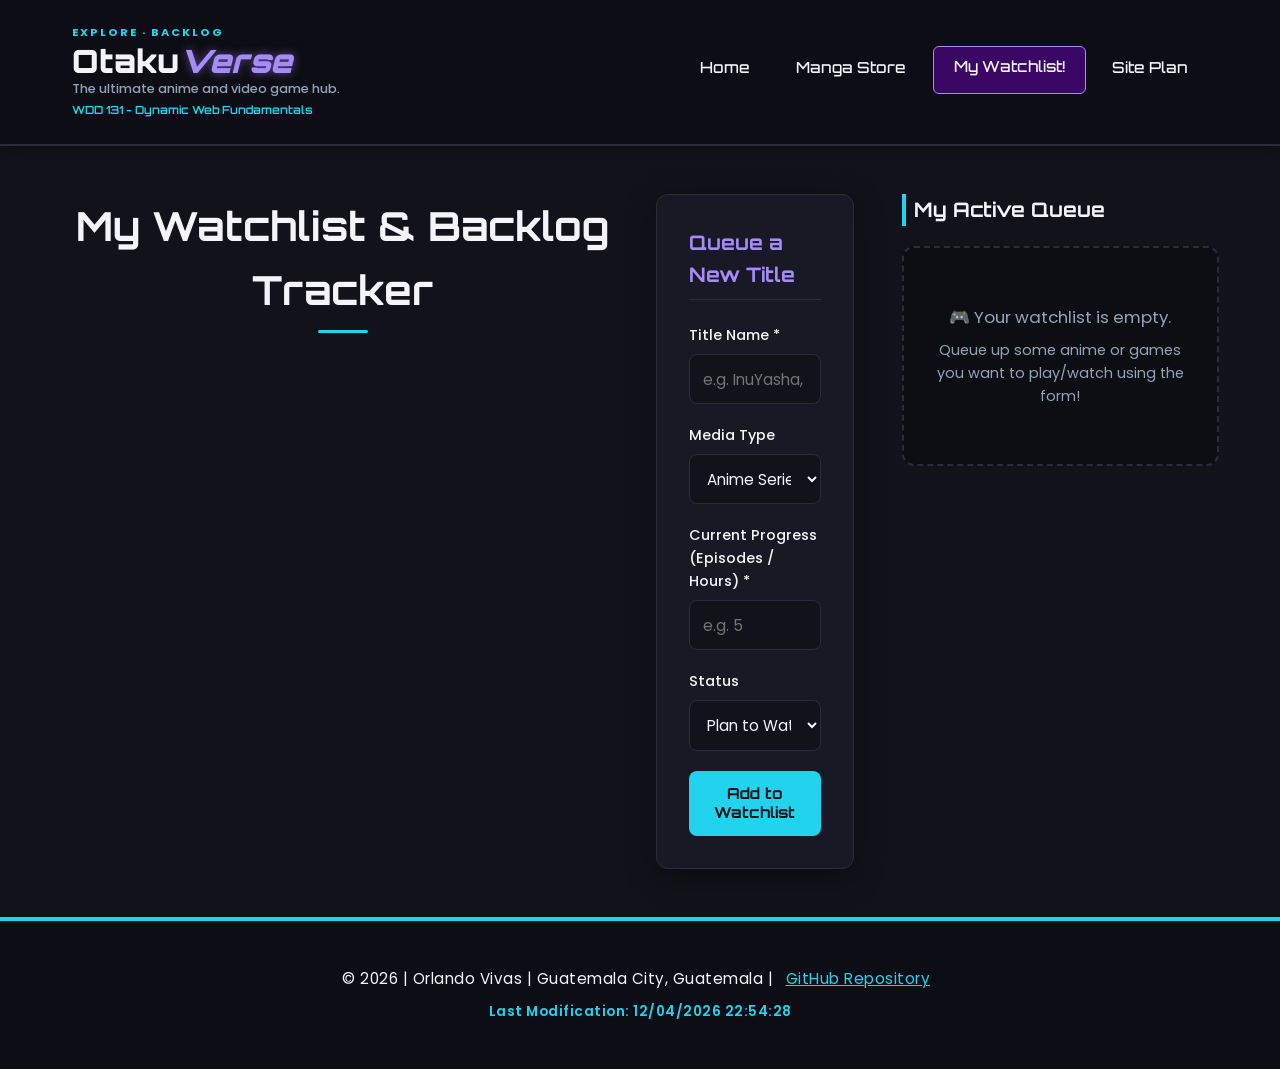
<file: project/tracker.html>
<!DOCTYPE html>
<html lang="en">

<head>
    <meta charset="UTF-8">
    <meta name="viewport" content="width=device-width, initial-scale=1.0">
    <title>OtakuVerse | My Watchlist - WDD 131 Dynamic Web Fundamentals - Orlando Vivas</title>
    <meta name="description"
        content="Manage your personal anime and gaming backlog queue persistently. Input progress metrics and save records to local storage.">
    <meta name="author" content="Orlando Vivas">

    <!-- Google Fonts Links -->
    <link rel="preconnect" href="https://fonts.googleapis.com">
    <link rel="preconnect" href="https://fonts.gstatic.com" crossorigin>
    <link href="https://fonts.googleapis.com/css2?family=Orbitron:wght@500;700;900&family=Poppins:wght@300;400;500;600;700&display=swap" rel="stylesheet">

    <!-- CSS Stylesheets -->
    <link rel="stylesheet" href="styles/base.css">

    <!-- JavaScript Files -->
    <script src="scripts/getdates.js" defer></script>
    <script src="scripts/tracker.js" defer></script>
</head>

<body>
    <a class="skip-link" href="#main">Skip to content</a>

    <header class="site-header">
        <div class="header-container">
            <a href="index.html" class="logo-container">
                <p class="eyebrow">Explore &middot; Backlog</p>
                <h1>Otaku<span class="tilt">Verse</span></h1>
                <p class="tagline">The ultimate anime and video game hub.</p>
                <span id="course-title">WDD 131 - Dynamic Web Fundamentals</span>
            </a>

            <button id="menu-btn" aria-label="Toggle navigation menu" aria-expanded="false" aria-controls="site-nav">&#9776;</button>
            <nav id="site-nav" aria-label="Primary Navigation">
                <a href="index.html">Home</a>
                <a href="manga.html">Manga Store</a>
                <a href="tracker.html" class="active site-nav-cta">My Watchlist!</a>
                <a href="siteplan.html">Site Plan</a>
            </nav>
        </div>
    </header>

    <main id="main">
        <h2>My Watchlist &amp; Backlog Tracker</h2>

        <div class="tracker-layout">
            <!-- Add Item Form Panel -->
            <section class="form-panel" aria-labelledby="form-heading">
                <h3 id="form-heading">Queue a New Title</h3>
                <form id="watchlist-form" novalidate>
                    <div class="form-group">
                        <label for="item-title">Title Name *</label>
                        <input type="text" id="item-title" class="form-control" placeholder="e.g. InuYasha, Final Fantasy" required>
                    </div>

                    <div class="form-group">
                        <label for="item-type">Media Type</label>
                        <select id="item-type" class="form-control">
                            <option value="anime">Anime Series/Movie</option>
                            <option value="game">Video Game</option>
                        </select>
                    </div>

                    <div class="form-group">
                        <label for="item-progress">Current Progress (Episodes / Hours) *</label>
                        <input type="number" id="item-progress" class="form-control" min="0" placeholder="e.g. 5" required>
                    </div>

                    <div class="form-group">
                        <label for="item-status">Status</label>
                        <select id="item-status" class="form-control">
                            <option value="plan">Plan to Watch/Play</option>
                            <option value="watching">In Progress</option>
                            <option value="completed">Completed</option>
                        </select>
                    </div>

                    <button type="submit" class="btn" id="submit-btn">Add to Watchlist</button>
                </form>
            </section>

            <!-- Active Watchlist Display Panel -->
            <section class="watchlist-section" aria-labelledby="watchlist-heading">
                <h3 class="section-title" id="watchlist-heading" style="border-left: 4px solid var(--accent-cyan); padding-left: 0.5rem; color: var(--text-white); font-family: var(--font-heading); font-size: 1.25rem;">My Active Queue</h3>
                <div id="watchlist-items">
                    <!-- Rendered dynamically by scripts/tracker.js from localStorage -->
                </div>
            </section>
        </div>
    </main>

    <footer class="site-footer">
        <p>&copy; <span id="currentyear"></span> | Orlando Vivas | Guatemala City, Guatemala | <a href="https://github.com/vivaseliezer/wdd131" target="_blank" rel="noopener" class="footer-link">GitHub Repository</a></p>
        <p id="lastModified"></p>
    </footer>
</body>

</html>
</file>
<file: styles/base.css>
/* Color Variables and Design Tokens */
:root {
    --primary-color: #1e4e79;      /* Steel Blue */
    --primary-dark: #143552;       /* Darker Blue */
    --secondary-color: #333333;    /* Dark Charcoal for Nav */
    --hover-color: #444444;        /* Lighter Nav Hover */
    --highlight-color: #ffe600;    /* Yellow gold for details and last modified */
    --text-color: #2b3a4a;         /* Dark Slate for body text */
    --bg-color: #f7f9fa;           /* Off-white background */
    --card-bg: #ffffff;            /* White card background */
    --border-color: #d1d9e0;       /* Light border */
    --shadow-color: rgba(0, 0, 0, 0.08); /* Card shadow */
    --font-heading: 'Outfit', sans-serif;
    --font-body: 'Inter', sans-serif;
}

/* Reset and Global Styles */
* {
    box-sizing: border-box;
    margin: 0;
    padding: 0;
}

body {
    font-family: var(--font-body);
    background-color: var(--bg-color);
    color: var(--text-color);
    line-height: 1.6;
}

/* Header Styles */
header {
    background-color: var(--primary-color);
    color: #ffffff;
    padding: 20px 0 0 0;
    box-shadow: 0 4px 6px var(--shadow-color);
}

#course-title {
    display: block;
    text-align: center;
    font-family: var(--font-heading);
    font-size: 1.8rem;
    font-weight: 600;
    letter-spacing: 0.5px;
    padding-bottom: 20px;
}

/* Navigation Menu */
nav {
    background-color: var(--secondary-color);
    display: flex;
    justify-content: space-around;
    align-items: center;
    list-style: none;
    flex-wrap: wrap;
}

nav a {
    color: #ffffff;
    text-decoration: none;
    padding: 15px 25px;
    font-family: var(--font-heading);
    font-size: 1.1rem;
    font-weight: 400;
    text-align: center;
    flex-grow: 1;
    transition: all 0.3s ease;
    border-bottom: 3px solid transparent;
}

nav a:hover {
    background-color: var(--hover-color);
    color: var(--highlight-color);
    border-bottom: 3px solid var(--highlight-color);
}

/* Main Layout */
main {
    max-width: 960px;
    margin: 0 auto;
    padding: 30px 15px;
}

h1 {
    text-align: center;
    font-family: var(--font-heading);
    font-size: 2.5rem;
    color: var(--primary-dark);
    margin-bottom: 30px;
    font-weight: 700;
}

/* CSS Grid for Cards */
.grid-container {
    display: grid;
    grid-template-columns: 1fr;
    gap: 25px;
}

@media (min-width: 768px) {
    .grid-container {
        grid-template-columns: 1.6fr 1fr; /* Make About Me wider like in the screenshot */
    }
}

/* Card Styling */
.card {
    background-color: var(--card-bg);
    border: 1px solid var(--border-color);
    border-radius: 8px;
    box-shadow: 0 4px 12px var(--shadow-color);
    overflow: hidden;
}

.card h2 {
    background-color: var(--primary-color);
    color: #ffffff;
    font-family: var(--font-heading);
    font-size: 1.25rem;
    text-align: center;
    padding: 12px;
    font-weight: 600;
}

.card-content {
    padding: 20px;
}

/* About Me Content */
.bio-section {
    overflow: hidden; /* Clearfix for float */
    margin-bottom: 20px;
}

.profile-pic {
    float: right;
    width: 130px;
    height: auto;
    margin-left: 15px;
    margin-bottom: 10px;
    border-radius: 8px;
    border: 1px solid var(--border-color);
    object-fit: cover;
}

.location-title {
    text-align: center;
    font-family: var(--font-heading);
    font-size: 1.2rem;
    font-weight: 600;
    color: var(--primary-dark);
    margin: 20px 0 10px 0;
    padding-bottom: 5px;
    border-bottom: 1px solid var(--border-color);
}

.location-details {
    display: flex;
    flex-direction: column;
    align-items: center;
    gap: 15px;
}

@media (min-width: 500px) {
    .location-details {
        flex-direction: row;
        align-items: flex-start;
    }
}

.location-details figure {
    flex: 0 0 140px;
    margin: 0;
    text-align: center;
}

.location-details img {
    width: 100%;
    height: auto;
    border: 1px solid var(--border-color);
    box-shadow: 0 2px 5px rgba(0,0,0,0.1);
}

.location-details figcaption {
    font-size: 0.8rem;
    font-style: italic;
    margin-top: 5px;
    color: #666;
}

.location-details p {
    flex: 1;
    font-size: 0.95rem;
}

/* Web Dev Resources Content */
.resources-list {
    list-style: none;
    padding-left: 10px;
}

.resources-list li {
    margin-bottom: 12px;
    position: relative;
    padding-left: 20px;
}

.resources-list li::before {
    content: "•";
    color: var(--primary-color);
    font-size: 1.5rem;
    position: absolute;
    left: 0;
    top: -4px;
}

.resources-list a {
    color: #0066cc;
    text-decoration: underline;
    font-weight: 500;
    transition: color 0.2s ease;
}

.resources-list a:hover {
    color: var(--primary-dark);
}

/* Footer Styles */
footer {
    background-color: var(--primary-color);
    color: #ffffff;
    text-align: center;
    padding: 25px 15px;
    margin-top: 40px;
    font-size: 1rem;
}

footer p {
    margin: 5px 0;
}

#lastModified {
    color: var(--highlight-color);
    font-size: 0.9rem;
    font-weight: 500;
}
</file>
<file: project/styles/base.css>
/* OtakuVerse Main Stylesheet - Anime & Gaming Hub Theme */
/* Author: Orlando Vivas */

:root {
    --bg-dark: #12121a;             /* Deep Space Navy */
    --bg-card: #191926;             /* Card Dark Indigo */
    --accent-violet: #a78bfa;       /* Light Neon Violet (for better contrast) */
    --accent-violet-dark: #8b5cf6;  /* Original Neon Violet */
    --accent-cyan: #22d3ee;         /* Cyber Cyan */
    --accent-cyan-hover: #06b6d4;
    --text-white: #f4f4f8;          /* Soft White */
    --text-muted: #94a3b8;          /* Muted grayish text */
    --danger-red: #ef4444;          /* Soft Red for deletes */
    --border-color: #2b2b3d;        /* Subtle Border Indigo */
    --shadow: 0 8px 30px rgba(0, 0, 0, 0.4);
    
    --font-heading: 'Orbitron', sans-serif;
    --font-body: 'Poppins', sans-serif;
    --transition-smooth: all 0.3s cubic-bezier(0.25, 0.8, 0.25, 1);
}

/* Reset and Global Styles */
* {
    box-sizing: border-box;
    margin: 0;
    padding: 0;
}

body {
    font-family: var(--font-body);
    background-color: var(--bg-dark);
    color: var(--text-white);
    line-height: 1.6;
    display: flex;
    flex-direction: column;
    min-height: 100vh;
}

/* Accessibility Skip Link */
.skip-link {
    position: absolute;
    top: -50px;
    left: 0;
    background: var(--accent-cyan);
    color: #12121a;
    padding: 10px;
    z-index: 1001;
    font-family: var(--font-heading);
    font-weight: 700;
    text-decoration: none;
    border-radius: 0 0 6px 0;
    transition: top 0.2s ease;
}

.skip-link:focus {
    top: 0;
}

/* Header Styles */
header.site-header {
    background-color: #0d0d15;
    border-bottom: 2px solid var(--border-color);
    position: relative;
    box-shadow: 0 4px 10px rgba(0, 0, 0, 0.3);
    z-index: 1000;
}

.header-container {
    display: flex;
    justify-content: space-between;
    align-items: center;
    padding: 1rem 1.5rem;
    max-width: 1200px;
    margin: 0 auto;
    width: 100%;
}

.logo-container {
    display: flex;
    flex-direction: column;
    text-decoration: none;
    color: var(--text-white);
}

.eyebrow {
    font-size: 0.7rem;
    font-weight: 700;
    text-transform: uppercase;
    letter-spacing: 2px;
    color: var(--accent-cyan);
    margin-bottom: 0.1rem;
}

header h1 {
    font-family: var(--font-heading);
    font-size: 1.7rem;
    font-weight: 900;
    line-height: 1.1;
}

header h1 span.tilt {
    font-style: italic;
    color: var(--accent-violet);
    text-shadow: 0 0 10px rgba(167, 139, 250, 0.5);
}

.tagline {
    font-size: 0.75rem;
    color: var(--text-muted);
    font-weight: 500;
}

/* Hamburger Button */
#menu-btn {
    background: none;
    border: 1px solid var(--border-color);
    color: var(--accent-cyan);
    font-size: 1.8rem;
    cursor: pointer;
    padding: 0.2rem 0.5rem;
    border-radius: 6px;
    transition: var(--transition-smooth);
    outline: none;
}

#menu-btn:hover, #menu-btn:focus {
    background-color: rgba(34, 211, 238, 0.1);
    border-color: var(--accent-cyan);
}

/* Navigation Drawer */
nav {
    display: none;
    flex-direction: column;
    width: 100%;
    background-color: #07070b;
    border-top: 1px solid var(--border-color);
}

nav.open {
    display: flex;
    animation: slideDown 0.3s ease-out forwards;
}

nav a {
    color: var(--text-white);
    text-decoration: none;
    padding: 1rem 1.5rem;
    font-family: var(--font-heading);
    font-weight: 500;
    font-size: 1rem;
    border-bottom: 1px solid var(--border-color);
    transition: var(--transition-smooth);
}

nav a:hover, nav a.active {
    background-color: #1e1b4b;      /* Solid contrast background instead of transparency */
    color: var(--accent-cyan);
    padding-left: 2rem;
}

/* CTA Highlight on Navigation */
nav a.site-nav-cta {
    color: var(--accent-violet);
}

/* Main Layout */
main {
    flex: 1;
    width: 92%;
    max-width: 1200px;
    margin: 2rem auto;
    padding: 0 10px;
}

main h2 {
    font-family: var(--font-heading);
    font-size: 2.1rem;
    text-align: center;
    color: var(--text-white);
    margin-bottom: 2rem;
    font-weight: 700;
}

main h2::after {
    content: '';
    display: block;
    width: 50px;
    height: 3px;
    background-color: var(--accent-cyan);
    margin: 0.5rem auto 0 auto;
    border-radius: 2px;
}

/* Intro Hero Banner */
.intro-section {
    background: linear-gradient(135deg, #0e0e15, var(--bg-card));
    border-left: 5px solid var(--accent-cyan);
    border-radius: 12px;
    padding: 2.5rem 1.5rem;
    text-align: center;
    margin-bottom: 3rem;
    box-shadow: var(--shadow);
}

.intro-section h3 {
    font-family: var(--font-heading);
    font-size: 1.6rem;
    color: var(--text-white);
    margin-bottom: 0.75rem;
}

.intro-section p {
    font-size: 1.05rem;
    color: var(--text-muted);
    max-width: 800px;
    margin: 0 auto;
}

/* Home Grid Dashboard */
.home-grid {
    display: grid;
    grid-template-columns: 1fr;
    gap: 2.5rem;
    margin-bottom: 3rem;
}

.section-panel {
    background-color: var(--bg-card);
    border-radius: 12px;
    padding: 1.5rem;
    box-shadow: var(--shadow);
    border: 1px solid var(--border-color);
}

.panel-title-wrapper {
    margin-bottom: 1.25rem;
    border-bottom: 1px solid var(--border-color);
    padding-bottom: 0.5rem;
}

.panel-title {
    font-family: var(--font-heading);
    font-size: 1.3rem;
    color: var(--accent-violet);
    text-shadow: 0 0 8px rgba(167, 139, 250, 0.3);
}

.panel-desc {
    margin-bottom: 1.5rem;
    font-size: 0.92rem;
    color: var(--text-muted);
}

.panel-desc-small {
    font-size: 0.92rem;
    color: var(--text-muted);
}

/* Local Gallery Grid (Featured static images) */
.local-gallery-grid {
    display: grid;
    grid-template-columns: repeat(auto-fit, minmax(200px, 1fr));
    gap: 1.5rem;
    margin-top: 1.5rem;
}

/* Spotlight layout classes replacing inline styles */
.spotlight-card {
    border-left: 5px solid var(--accent-cyan);
    flex-direction: row;
    height: auto;
}

.spotlight-img-container {
    width: 40%;
    min-width: 130px;
    flex-shrink: 0;
}

.spotlight-img {
    height: 100%;
    width: 100%;
    object-fit: cover;
}

.spotlight-caption {
    padding: 1.5rem;
    display: flex;
    flex-direction: column;
    justify-content: center;
    gap: 0.4rem;
    flex-grow: 1;
}

.spotlight-title {
    font-family: var(--font-heading);
    font-size: 1.25rem;
    color: var(--text-white);
    margin-bottom: 0.2rem;
}

.spotlight-detail {
    font-size: 0.88rem;
    color: var(--text-muted);
}

.spotlight-desc {
    font-size: 0.85rem;
    color: var(--text-muted);
    line-height: 1.4;
    border-top: 1px solid var(--border-color);
    padding-top: 0.5rem;
    margin-top: 0.25rem;
}

/* Movie Card layout & hover transitions */
.movie {
    background-color: var(--bg-card);
    box-shadow: var(--shadow);
    border-radius: 10px;
    overflow: hidden;
    position: relative;
    display: flex;
    flex-direction: column;
    border: 1px solid var(--border-color);
    transition: var(--transition-smooth);
}

.movie:hover {
    transform: translateY(-8px);
    border-color: rgba(34, 211, 238, 0.4);
}

.movie img {
    width: 100%;
    height: 400px;
    object-fit: cover;
    background-color: var(--bg-dark);
}

.movie-info {
    display: flex;
    justify-content: space-between;
    align-items: center;
    padding: 1.25rem 1rem;
    color: var(--text-white);
    gap: 0.5rem;
    flex-grow: 1;
}

.movie-info h3 {
    font-size: 1.05rem;
    font-weight: 600;
    margin: 0;
    line-height: 1.3;
}

.movie-info span {
    background-color: var(--bg-dark);
    padding: 0.35rem 0.6rem;
    border-radius: 6px;
    font-weight: 700;
    font-size: 0.9rem;
    flex-shrink: 0;
}

/* Vote Average Badge colors */
.movie-info span.green {
    color: #4ade80;
    border: 1px solid rgba(74, 222, 128, 0.3);
}
.movie-info span.orange {
    color: #fbd561;
    border: 1px solid rgba(251, 213, 97, 0.3);
}
.movie-info span.red {
    color: #f87171;
    border: 1px solid rgba(248, 113, 113, 0.3);
}

/* Slide Up Overview Block */
.overview {
    position: absolute;
    top: 0;
    right: 0;
    left: 0;
    bottom: 0;
    background-color: rgba(25, 25, 38, 0.98);
    padding: 2rem 1.5rem;
    transform: translateY(100%);
    transition: transform 0.35s cubic-bezier(0.25, 0.8, 0.25, 1);
    max-width: 100%;
    overflow: auto;
    border-bottom: 2px solid var(--accent-cyan);
}

.movie:hover .overview {
    transform: translateY(0);
}

.overview h2 {
    font-family: var(--font-heading);
    font-size: 1.2rem;
    text-align: left;
    color: var(--accent-cyan);
    margin-bottom: 0.75rem;
}

.overview h2::after {
    display: none;
}

.overview p {
    font-size: 0.92rem;
    color: var(--text-white);
    line-height: 1.5;
}

/* Directory search input header style */
header.explorer-header {
    background-color: var(--bg-card);
    padding: 1.5rem;
    border-radius: 12px;
    border: 1px solid var(--border-color);
    box-shadow: var(--shadow);
    margin-bottom: 2.5rem;
    display: flex;
    justify-content: center;
}

form#form {
    width: 100%;
    max-width: 500px;
}

.search {
    width: 100%;
    padding: 0.8rem 1.5rem;
    border-radius: 50px;
    border: 2px solid var(--border-color);
    background-color: var(--bg-dark);
    font-family: inherit;
    color: var(--text-white);
    font-size: 1rem;
    outline: none;
    transition: var(--transition-smooth);
}

.search::placeholder {
    color: var(--text-muted);
}

.search:focus {
    border-color: var(--accent-cyan);
    box-shadow: 0 0 12px rgba(34, 211, 238, 0.25);
}

/* Dynamic movie search grid */
#main {
    display: grid;
    grid-template-columns: repeat(auto-fit, minmax(280px, 1fr));
    gap: 2rem;
}

/* Watchlist Layout */
.tracker-layout {
    display: grid;
    grid-template-columns: 1fr;
    gap: 2.5rem;
    align-items: start;
}

/* Custom Watchlist Form */
.form-panel {
    background-color: var(--bg-card);
    border-radius: 12px;
    padding: 2rem;
    box-shadow: var(--shadow);
    border: 1px solid var(--border-color);
}

.form-panel h3 {
    font-family: var(--font-heading);
    font-size: 1.25rem;
    color: var(--accent-violet);
    margin-bottom: 1.5rem;
    border-bottom: 1px solid var(--border-color);
    padding-bottom: 0.5rem;
}

.form-group {
    margin-bottom: 1.25rem;
}

.form-group label {
    display: block;
    font-size: 0.9rem;
    font-weight: 500;
    color: var(--text-white);
    margin-bottom: 0.4rem;
}

.form-control {
    width: 100%;
    padding: 0.8rem;
    border-radius: 8px;
    border: 1px solid var(--border-color);
    background-color: var(--bg-dark);
    color: var(--text-white);
    font-family: var(--font-body);
    font-size: 0.95rem;
    outline: none;
    transition: var(--transition-smooth);
}

.form-control:focus {
    border-color: var(--accent-cyan);
    box-shadow: 0 0 10px rgba(34, 211, 238, 0.2);
}

.btn {
    display: inline-block;
    width: 100%;
    background-color: var(--accent-cyan);
    color: #12121a;
    border: none;
    padding: 0.85rem;
    border-radius: 8px;
    cursor: pointer;
    font-family: var(--font-heading);
    font-weight: 700;
    font-size: 0.95rem;
    text-align: center;
    transition: var(--transition-smooth);
}

.btn:hover {
    background-color: var(--accent-cyan-hover);
    transform: translateY(-1px);
    box-shadow: 0 4px 15px rgba(34, 211, 238, 0.35);
}

/* User Registered Watchlist List Cards */
.watchlist-section {
    display: flex;
    flex-direction: column;
    gap: 1.25rem;
}

.watchlist-card {
    background-color: var(--bg-card);
    border-radius: 12px;
    padding: 1.5rem;
    box-shadow: var(--shadow);
    border: 1px solid var(--border-color);
    display: flex;
    justify-content: space-between;
    align-items: center;
    gap: 1rem;
    transition: var(--transition-smooth);
    border-left: 5px solid var(--accent-violet);
}

.watchlist-card:hover {
    box-shadow: var(--shadow);
    border-color: rgba(139, 92, 246, 0.3);
}

.watchlist-info h4 {
    font-family: var(--font-heading);
    font-size: 1.15rem;
    color: var(--text-white);
    margin-bottom: 0.25rem;
    font-weight: 700;
}

.priority-badge {
    display: inline-block;
    font-size: 0.75rem;
    font-weight: 700;
    padding: 0.15rem 0.5rem;
    border-radius: 4px;
    margin-bottom: 0.5rem;
    text-transform: uppercase;
}

.priority-badge.high {
    background-color: rgba(239, 68, 68, 0.15);
    color: #f87171;
}

.priority-badge.medium {
    background-color: rgba(251, 213, 97, 0.15);
    color: #fbd561;
}

.priority-badge.low {
    background-color: rgba(74, 222, 128, 0.15);
    color: #4ade80;
}

.watchlist-details {
    font-size: 0.9rem;
    color: var(--text-muted);
}

.watchlist-details strong {
    color: var(--text-white);
}

.remove-btn {
    background-color: transparent;
    color: var(--danger-red);
    border: 1px solid var(--danger-red);
    border-radius: 8px;
    padding: 0.5rem 0.9rem;
    cursor: pointer;
    font-family: var(--font-body);
    font-weight: 600;
    font-size: 0.85rem;
    transition: var(--transition-smooth);
}

.remove-btn:hover {
    background-color: var(--danger-red);
    color: var(--text-white);
    box-shadow: 0 2px 8px rgba(239, 68, 68, 0.25);
}

.empty-message {
    text-align: center;
    padding: 3.5rem 1.5rem;
    background-color: rgba(9, 9, 15, 0.5);
    border: 2px dashed var(--border-color);
    border-radius: 12px;
    color: var(--text-muted);
    font-size: 1.05rem;
}

/* Footer Styles */
footer.site-footer {
    background-color: #0d0d15;
    color: var(--text-white);
    text-align: center;
    padding: 2.5rem 1rem;
    margin-top: auto;
    border-top: 4px solid var(--accent-cyan);
    font-size: 0.95rem;
}

footer.site-footer p {
    margin: 0.4rem 0;
    letter-spacing: 0.5px;
}

#lastModified {
    color: var(--accent-cyan);
    font-weight: 600;
    font-size: 0.85rem;
    margin-top: 0.6rem;
}

/* Menu slide down animation */
@keyframes slideDown {
    from {
        opacity: 0;
        transform: translateY(-8px);
    }
    to {
        opacity: 1;
        transform: translateY(0);
    }
}

/* Desktop Stylesheet (Tablet/Desktop Viewport) */
@media (min-width: 48rem) {
    .header-container {
        padding: 1.5rem 2rem;
    }

    header h1 {
        font-size: 2rem;
    }

    .tagline {
        font-size: 0.8rem;
    }

    #menu-btn {
        display: none;
    }

    nav {
        display: flex !important;
        flex-direction: row;
        width: auto;
        background-color: transparent;
        border-top: none;
    }

    nav a {
        padding: 0.5rem 1.25rem;
        margin-left: 0.4rem;
        border-bottom: 2px solid transparent;
        border-radius: 6px;
        font-size: 0.95rem;
    }

    nav a:hover, nav a.active {
        background-color: #1e1b4b;      /* Solid contrast background instead of transparency */
        color: var(--accent-cyan);
        padding-left: 1.25rem;
        transform: translateY(-2px);
    }

    nav a::after {
        content: '';
        display: block;
        width: 0;
        height: 2px;
        background: var(--accent-cyan);
        transition: var(--transition-smooth);
        margin-top: 4px;
        border-radius: 2px;
    }

    nav a:hover::after, nav a.active::after {
        width: 100%;
    }

    /* CTA highlight border on Desktop */
    nav a.site-nav-cta {
        border: 1px solid var(--accent-violet);
        background-color: #3b0764;      /* Solid purple color instead of light translucent background */
        padding: 0.5rem 1.25rem;
        color: var(--text-white);
    }
    nav a.site-nav-cta:hover {
        background-color: var(--accent-violet);
        color: var(--text-white) !important;
        box-shadow: 0 0 10px rgba(167, 139, 250, 0.4);
    }
    nav a.site-nav-cta::after {
        display: none;
    }

    main {
        margin: 3rem auto;
    }

    main h2 {
        font-size: 2.5rem;
    }

    /* Home grid layout */
    .home-grid {
        grid-template-columns: 1.3fr 1fr;
        gap: 3rem;
    }

    /* Watchlist Form + List side by side */
    .tracker-layout {
        grid-template-columns: 1fr 1.6fr;
        gap: 3rem;
    }
}

/* Validation Styling (Removing Inline Styles) */
#course-title {
    display: block;
    font-size: 0.7rem;
    color: var(--accent-cyan);
    font-weight: 600;
    margin-top: 0.2rem;
    font-family: var(--font-heading);
}

.gallery-panel {
    margin-top: 2rem;
}

.site-footer a.footer-link {
    color: var(--accent-cyan);
    text-decoration: underline;
    margin: 0 0.5rem;
    transition: var(--transition-smooth);
}

.site-footer a.footer-link:hover {
    color: var(--accent-violet);
}

/* Manga Catalog Filter & Controls Styling */
.catalog-controls {
    display: flex;
    flex-wrap: wrap;
    justify-content: space-between;
    align-items: center;
    gap: 1rem;
    padding: 1.5rem;
    background-color: var(--bg-card);
    border-bottom: 2px solid var(--border-color);
}

.sort-wrapper {
    display: flex;
    align-items: center;
    gap: 0.5rem;
    font-family: var(--font-heading);
    font-size: 0.9rem;
    color: var(--text-white);
}

.sort-dropdown {
    background-color: var(--bg-dark);
    color: var(--text-white);
    border: 1px solid var(--border-color);
    padding: 0.4rem 0.8rem;
    border-radius: 6px;
    font-family: var(--font-body);
    outline: none;
    cursor: pointer;
    transition: var(--transition-smooth);
}

.sort-dropdown:focus {
    border-color: var(--accent-cyan);
}

.filter-bar-container {
    padding: 1rem 1.5rem;
    display: flex;
    justify-content: center;
}

.filter-bar {
    display: flex;
    flex-wrap: wrap;
    gap: 0.5rem;
    justify-content: center;
}

.filter-btn {
    background-color: var(--bg-card);
    color: var(--text-muted);
    border: 1px solid var(--border-color);
    padding: 0.4rem 1rem;
    border-radius: 20px;
    font-family: var(--font-body);
    font-size: 0.85rem;
    font-weight: 500;
    cursor: pointer;
    transition: var(--transition-smooth);
}

.filter-btn:hover, .filter-btn.active {
    background-color: var(--accent-violet);
    color: var(--text-white);
    border-color: var(--accent-violet);
    box-shadow: 0 2px 8px rgba(167, 139, 250, 0.3);
}

.manga-details-strip {
    display: flex;
    justify-content: space-between;
    align-items: center;
    padding: 0 1rem;
    margin-top: 0.25rem;
}

.manga-price {
    color: var(--accent-cyan);
    font-family: var(--font-heading);
    font-weight: 700;
    font-size: 1.05rem;
}

.manga-author {
    color: var(--text-muted);
    font-size: 0.8rem;
}

.manga-action-container {
    padding: 0.8rem 1rem 1rem 1rem;
}

.add-to-watchlist-btn {
    width: 100%;
    padding: 0.5rem;
    font-size: 0.85rem;
    text-align: center;
}

.manga-genre-badge {
    display: inline-block;
    background-color: rgba(34, 211, 238, 0.15);
    color: var(--accent-cyan);
    font-size: 0.7rem;
    font-weight: 700;
    padding: 0.15rem 0.4rem;
    border-radius: 4px;
    margin-top: 0.5rem;
    letter-spacing: 0.5px;
}

/* Toast Notification */
.toast {
    position: fixed;
    bottom: 2rem;
    right: 2rem;
    background-color: var(--accent-violet);
    color: var(--text-white);
    padding: 0.8rem 1.5rem;
    border-radius: 8px;
    box-shadow: 0 4px 12px rgba(0, 0, 0, 0.3);
    font-family: var(--font-heading);
    font-size: 0.9rem;
    font-weight: 600;
    z-index: 1000;
    opacity: 0;
    transform: translateY(1rem);
    transition: opacity 0.3s ease, transform 0.3s ease;
    pointer-events: none;
}

.toast.show {
    opacity: 1;
    transform: translateY(0);
}
</file>
<file: styles/form.css>
:root {
    --primary-color: #0f3d3e;
    --primary-dark: #0a2b2c;
    --accent-color: #e8734a;
    --star-color: #d97706;
    --star-empty: #cbd5e1;
    --required-color: #b91c1c;
    --bg-color: #faf6f0;
    --card-bg: #ffffff;
    --text-color: #1f2933;
    --hint-color: #52606d;
    --border-color: #d8cfc4;
    --font-heading: "Space Grotesk", sans-serif;
    --font-body: "Inter", sans-serif;
}

* {
    box-sizing: border-box;
}

body {
    margin: 0;
    background-color: var(--bg-color);
    color: var(--text-color);
    font-family: var(--font-body);
    line-height: 1.6;
}

header {
    background-color: var(--primary-color);
    color: #ffffff;
    text-align: center;
    padding: 2rem 1.5rem;
}

header h1 {
    margin: 0;
    font-family: var(--font-heading);
    font-size: 2rem;
}

header .subtitle {
    margin: 0.5rem 0 0;
    color: var(--accent-color);
}

main {
    max-width: 640px;
    margin: 0 auto;
    padding: 1.5rem;
}

.review-form,
.confirmation-card {
    background-color: var(--card-bg);
    border: 1px solid var(--border-color);
    border-radius: 10px;
    padding: 1.5rem;
    box-shadow: 0 4px 12px #0f3d3e14;
}

.required-note {
    margin: 0 0 1.5rem;
    font-size: 0.9rem;
    color: var(--hint-color);
}

.required {
    color: var(--required-color);
    font-weight: 700;
}

.hint {
    color: var(--hint-color);
    font-weight: 400;
    font-size: 0.85rem;
}

.form-group {
    margin-bottom: 1.5rem;
    border: none;
    padding: 0;
}

label,
legend {
    display: block;
    font-family: var(--font-heading);
    font-weight: 600;
    margin-bottom: 0.5rem;
    color: var(--primary-color);
}

select,
input[type="date"],
input[type="text"],
textarea {
    width: 100%;
    padding: 0.65rem 0.75rem;
    border: 1px solid var(--border-color);
    border-radius: 6px;
    font-family: var(--font-body);
    font-size: 1rem;
    color: var(--text-color);
    background-color: #ffffff;
}

select:focus-visible,
input[type="date"]:focus-visible,
input[type="text"]:focus-visible,
textarea:focus-visible {
    outline: 2px solid var(--accent-color);
    outline-offset: 2px;
}

::placeholder {
    color: #5b6b79;
}

textarea {
    resize: vertical;
}

/* Star rating */
.star-rating {
    display: flex;
    gap: 0.35rem;
}

.star-rating input {
    position: absolute;
    width: 1px;
    height: 1px;
    overflow: hidden;
    clip: rect(0 0 0 0);
    white-space: nowrap;
}

.star-rating label {
    font-size: 2.25rem;
    line-height: 1;
    color: var(--star-empty);
    cursor: pointer;
    margin: 0;
    transition: color 0.15s ease;
}

.star-rating input:focus-visible + label {
    outline: 2px solid var(--accent-color);
    outline-offset: 3px;
    border-radius: 4px;
}

.star-rating:has(#star1:checked) label:nth-of-type(-n+1),
.star-rating:has(#star2:checked) label:nth-of-type(-n+2),
.star-rating:has(#star3:checked) label:nth-of-type(-n+3),
.star-rating:has(#star4:checked) label:nth-of-type(-n+4),
.star-rating:has(#star5:checked) label:nth-of-type(-n+5) {
    color: var(--star-color);
}

/* Checkboxes */
.checkbox-list {
    display: flex;
    flex-direction: column;
    gap: 0.6rem;
}

.checkbox-item {
    display: flex;
    align-items: center;
    gap: 0.6rem;
}

.checkbox-item input {
    width: 1.1rem;
    height: 1.1rem;
    flex-shrink: 0;
}

.checkbox-item label {
    margin: 0;
    font-family: var(--font-body);
    font-weight: 400;
    color: var(--text-color);
}

input[type="submit"] {
    background-color: var(--accent-color);
    color: #ffffff;
    border: none;
    border-radius: 6px;
    padding: 0.75rem 1.5rem;
    font-family: var(--font-heading);
    font-size: 1rem;
    font-weight: 600;
    cursor: pointer;
}

input[type="submit"]:hover {
    background-color: #c85a32;
}

input[type="submit"]:focus-visible {
    outline: 2px solid var(--primary-color);
    outline-offset: 2px;
}

/* Confirmation page */
.review-counter {
    font-family: var(--font-heading);
    font-weight: 600;
    color: var(--primary-color);
    margin-top: 0;
}

.confirmation-list dt {
    font-family: var(--font-heading);
    font-weight: 600;
    color: var(--primary-color);
    margin-top: 1rem;
}

.confirmation-list dd {
    margin: 0.25rem 0 0;
    color: var(--text-color);
}

.button-link {
    display: inline-block;
    margin-top: 1.5rem;
    background-color: var(--primary-color);
    color: #ffffff;
    text-decoration: none;
    padding: 0.75rem 1.5rem;
    border-radius: 6px;
    font-family: var(--font-heading);
    font-weight: 600;
}

.button-link:hover {
    background-color: var(--primary-dark);
}

.button-link:focus-visible {
    outline: 2px solid var(--accent-color);
    outline-offset: 2px;
}

.sr-only {
    position: absolute;
    width: 1px;
    height: 1px;
    padding: 0;
    margin: -1px;
    overflow: hidden;
    clip: rect(0, 0, 0, 0);
    white-space: nowrap;
    border: 0;
}

footer {
    background-color: var(--primary-color);
    color: #ffffff;
    text-align: center;
    padding: 1.5rem;
    margin-top: 2rem;
    font-size: 0.9rem;
}
</file>
<file: styles/form-large.css>
@media (min-width: 700px) {
    main {
        padding: 3rem 1.5rem;
    }

    .review-form,
    .confirmation-card {
        padding: 2.5rem;
    }

    header h1 {
        font-size: 2.5rem;
    }

    .star-rating label {
        font-size: 2.5rem;
    }

    input[type="submit"] {
        padding: 0.85rem 2rem;
    }
}
</file>
<file: project/styles/siteplan.css>
:root {
    --color-bg: #12121a;
    --color-heading: #8b5cf6;
    --color-accent: #22d3ee;
    --color-text: #f4f4f8;
}

* {
    box-sizing: border-box;
}

body {
    margin: 0;
    background-color: var(--color-bg);
    color: var(--color-text);
    font-family: "Poppins", sans-serif;
    line-height: 1.6;
}

h1,
h2,
h3 {
    font-family: "Orbitron", sans-serif;
    color: var(--color-heading);
}

header {
    padding: 2rem 1.5rem;
    border-bottom: 2px solid var(--color-accent);
    text-align: center;
}

header h1 {
    margin: 0;
    font-size: 2rem;
}

.tagline {
    margin: 0.5rem 0 0;
    color: var(--color-accent);
}

main {
    max-width: 800px;
    margin: 0 auto;
    padding: 1.5rem;
}

section {
    margin-bottom: 2.5rem;
}

a {
    color: var(--color-accent);
}

code {
    background-color: #1e1e2b;
    padding: 0.15rem 0.4rem;
    border-radius: 4px;
    color: var(--color-accent);
}

.color-list {
    list-style: none;
    padding-left: 0;
}

.color-list li {
    display: flex;
    align-items: center;
    gap: 0.75rem;
    margin-bottom: 0.5rem;
}

.swatch {
    display: inline-block;
    width: 1.5rem;
    height: 1.5rem;
    border-radius: 4px;
    border: 1px solid var(--color-text);
    flex-shrink: 0;
}

.swatch-navy {
    background-color: #12121a;
}

.swatch-violet {
    background-color: #8b5cf6;
}

.swatch-cyan {
    background-color: #22d3ee;
}

.swatch-white {
    background-color: #f4f4f8;
}

.font-heading {
    font-family: "Orbitron", sans-serif;
}

.font-body {
    font-family: "Poppins", sans-serif;
}

.wireframe-group {
    display: flex;
    flex-wrap: wrap;
    gap: 2rem;
    align-items: flex-start;
    justify-content: center;
}

figure {
    margin: 0;
    text-align: center;
}

figcaption {
    margin-top: 0.5rem;
    font-size: 0.9rem;
    color: var(--color-accent);
}

svg {
    max-width: 100%;
    height: auto;
    background-color: #191926;
}

footer {
    text-align: center;
    padding: 1.5rem;
    border-top: 2px solid var(--color-accent);
    font-size: 0.9rem;
}
</file>
<file: project/styles/siteplan-large.css>
@media (min-width: 700px) {
    header {
        padding: 3rem 1.5rem;
    }

    header h1 {
        font-size: 2.75rem;
    }

    main {
        max-width: 900px;
        padding: 2.5rem;
    }

    section h2 {
        font-size: 1.5rem;
    }

    .wireframe-group {
        gap: 3rem;
    }
}
</file>
